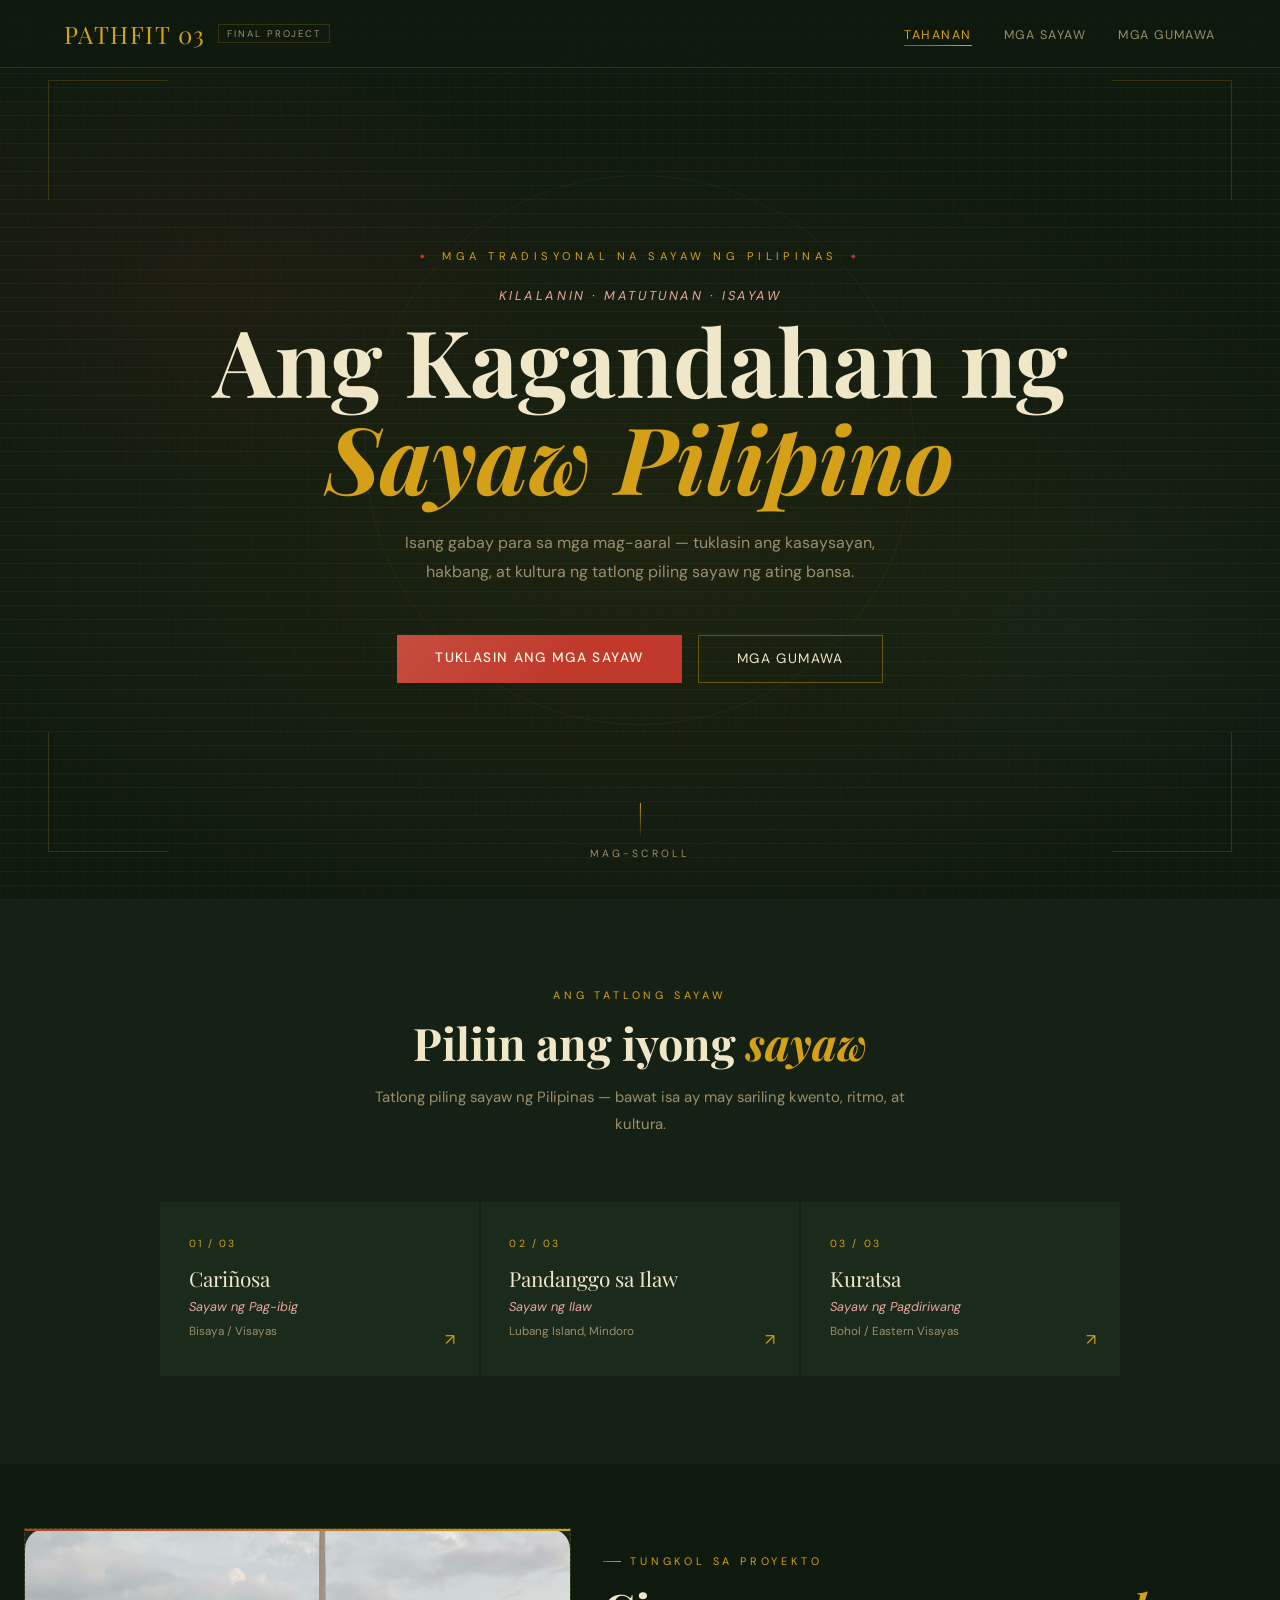
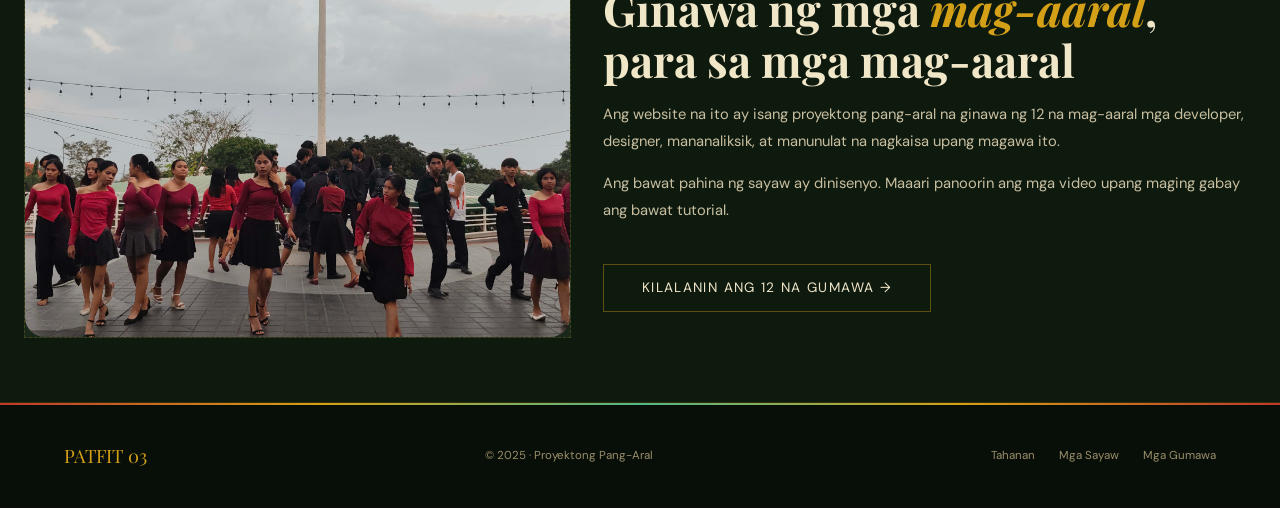
<file: index.html>
<!DOCTYPE html>
<html lang="fil">
<head>
  <meta charset="UTF-8">
  <meta name="viewport" content="width=device-width, initial-scale=1.0">
  <title>PATHFIT3 FINALPROJ</title>
  <link href="https://fonts.googleapis.com/css2?family=Playfair+Display:ital,wght@0,400;0,700;1,400&family=DM+Sans:wght@300;400;500;600&display=swap" rel="stylesheet">
  <link rel="stylesheet" href="CSS/style.css">
</head>
<body>
<nav id="navbar">
  <a href="index.html" class="logo">PATHFIT 03<span class="logo-tag">FINAL Project</span></a>
  <button class="hamburger" id="hamburger"><span></span><span></span><span></span></button>
  <ul id="navLinks">
    <li><a href="index.html" class="active">Tahanan</a></li>
    <li><a href="Dances.html">Mga Sayaw</a></li>
    <li><a href="credits.html">Mga Gumawa</a></li>
  </ul>
</nav>

<section id="home-hero">
  <div class="hero-bg-layer"></div>
  <div class="hero-weave"></div>
  <div class="hero-corner tl"></div>
  <div class="hero-corner tr"></div>
  <div class="hero-corner bl"></div>
  <div class="hero-corner br"></div>
  <div class="hero-ring ring-1"></div>
  <div class="hero-ring ring-2"></div>

  <p class="hero-tag">Mga Tradisyonal na Sayaw ng Pilipinas</p>
  <div class="hero-subtitle-ph">Kilalanin · Matutunan · Isayaw</div>
  <h1>Ang Kagandahan ng<br><em>Sayaw Pilipino</em></h1>
  <p class="hero-sub">Isang gabay para sa mga mag-aaral — tuklasin ang kasaysayan, hakbang, at kultura ng tatlong piling sayaw ng ating bansa.</p>
  <div class="hero-btns">
    <a href="Dances.html" class="btn-primary">Tuklasin ang mga Sayaw</a>
    <a href="credits.html" class="btn-outline">Mga Gumawa</a>
  </div>
  <div class="hero-scroll"><div class="scroll-line"></div><span>Mag-scroll</span></div>
</section>

<section style="background:var(--surface);" class="weave-bg">
  <div class="section-header">
    <span class="section-label">Ang Tatlong Sayaw</span>
    <h2>Piliin ang iyong <em>sayaw</em></h2>
    <p class="section-sub">Tatlong piling sayaw ng Pilipinas — bawat isa ay may sariling kwento, ritmo, at kultura.</p>
  </div>
  <div class="quick-dances">
    <a class="quick-card" href="Dances/Carinosa.html">
      <div class="quick-card-num">01 / 03</div>
      <div class="quick-card-name">Cariñosa</div>
      <div class="quick-card-ph">Sayaw ng Pag-ibig</div>
      <div class="quick-card-tag">Bisaya / Visayas</div>
      <div class="quick-card-arrow">↗</div>
    </a>
    <a class="quick-card" href="Dances/Pandanggo.html">
      <div class="quick-card-num">02 / 03</div>
      <div class="quick-card-name">Pandanggo sa Ilaw</div>
      <div class="quick-card-ph">Sayaw ng Ilaw</div>
      <div class="quick-card-tag">Lubang Island, Mindoro</div>
      <div class="quick-card-arrow">↗</div>
    </a>
    <a class="quick-card" href="Dances/Kuratsa.html">
      <div class="quick-card-num">03 / 03</div>
      <div class="quick-card-name">Kuratsa</div>
      <div class="quick-card-ph">Sayaw ng Pagdiriwang</div>
      <div class="quick-card-tag">Bohol / Eastern Visayas</div>
      <div class="quick-card-arrow">↗</div>
    </a>
  </div>
</section>

<section class="home-about" style="background:var(--bg); display: flex; flex-wrap: wrap; gap: 2rem; align-items: center; padding: 4rem 1.5rem;">
  <div class="about-img-placeholder" style="flex: 1; min-width: 250px;">
    <img src="assets/Source.jpg" alt="Creator" class="about-img" style="width: 100%; height: auto; border-radius: 20px; box-shadow: 0 10px 25px -5px rgba(0,0,0,0.2);">
  </div>
  <div style="flex: 1.2; min-width: 250px;">
    <span class="section-label">Tungkol sa Proyekto</span>
    <h2>Ginawa ng mga <em>mag-aaral</em>,<br>para sa mga mag-aaral</h2>
    <p class="about-text">Ang website na ito ay isang proyektong pang-aral na ginawa ng 12 na mag-aaral mga developer, designer, mananaliksik, at manunulat na nagkaisa upang magawa ito.</p>
    <p class="about-text">Ang bawat pahina ng sayaw ay dinisenyo. Maaari panoorin ang mga video upang maging gabay ang bawat tutorial.</p>
    <a href="credits.html" class="btn-outline" style="margin-top:1.5rem; display: inline-block;">Kilalanin ang 12 na Gumawa →</a>
  </div>
</section>

<footer>
  <div class="footer-logo">PATFIT 03</div>
  <div class="footer-copy">© 2025 · Proyektong Pang-Aral</div>
  <div class="footer-links">
    <a href="index.html">Tahanan</a>
    <a href="Dances.html">Mga Sayaw</a>
    <a href="credits.html">Mga Gumawa</a>
  </div>
</footer>
<div class="toast" id="toast"></div>
<script src="JS/Script.js"></script>
</body>
</html>
</file>
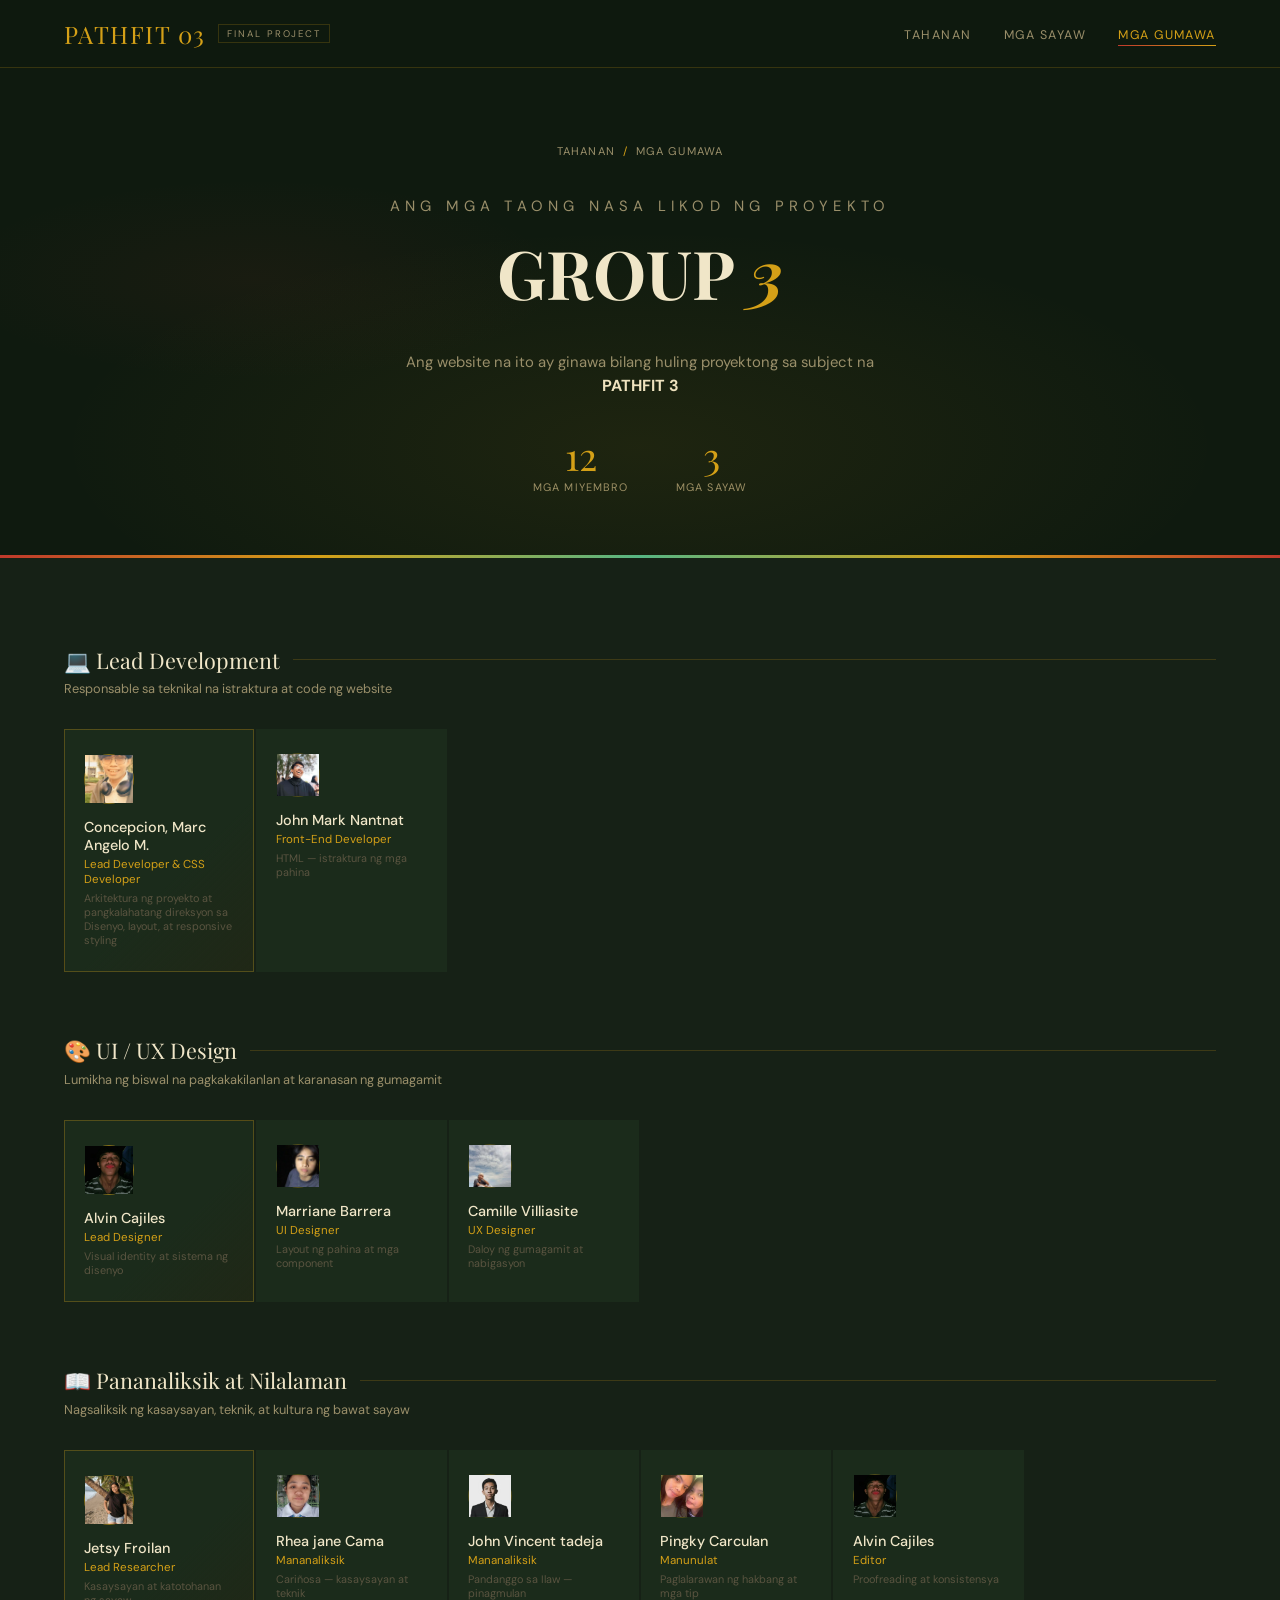
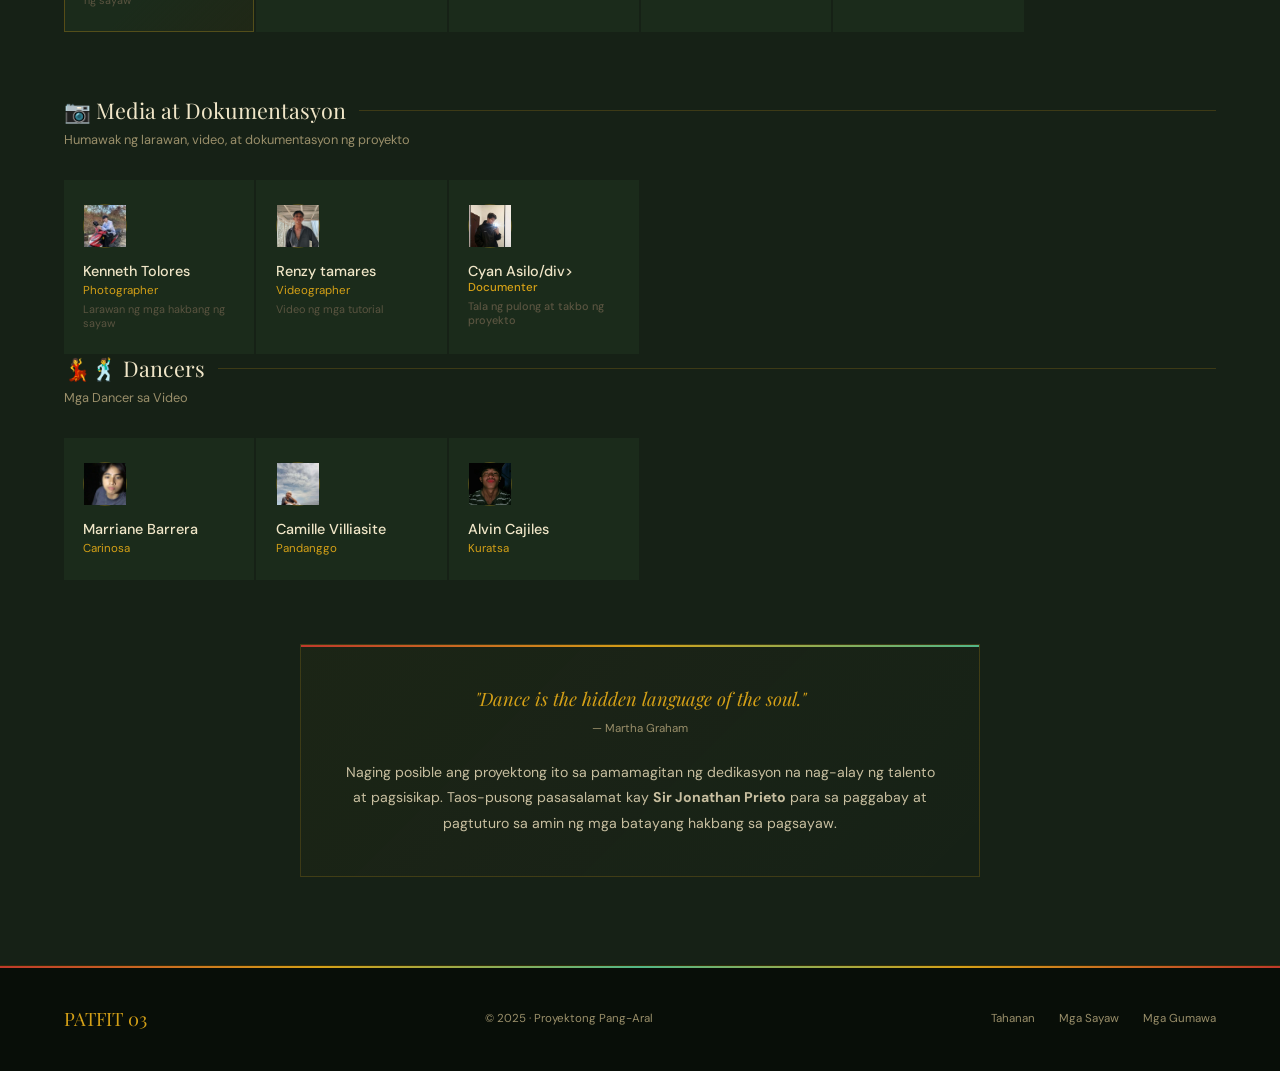
<file: credits.html>
<!DOCTYPE html>
<html lang="fil">
<head>
  <meta charset="UTF-8">
  <meta name="viewport" content="width=device-width, initial-scale=1.0">
  <title>Mga Gumawa — Proyekto</title>
  <link href="https://fonts.googleapis.com/css2?family=Playfair+Display:ital,wght@0,400;0,700;1,400&family=DM+Sans:wght@300;400;500;600&display=swap" rel="stylesheet">
  <link rel="stylesheet" href="CSS/style.css">
</head>
<body>
<nav id="navbar">
  <a href="index.html" class="logo">PATHFIT 03<span class="logo-tag">FINAL Project</span></a>
  <button class="hamburger" id="hamburger"><span></span><span></span><span></span></button>
  <ul id="navLinks">
    <li><a href="index.html">Tahanan</a></li>
    <li><a href="Dances.html">Mga Sayaw</a></li>
    <li><a href="credits.html" class="active">Mga Gumawa</a></li>
  </ul>
</nav>

<div class="page-hero">
  <div class="page-hero-bg"></div>
  <div class="breadcrumb"><a href="index.html">Tahanan</a><span class="sep">/</span><span>Mga Gumawa</span></div>
  <p class="page-hero-label">Ang mga Taong Nasa Likod ng Proyekto</p>
  <h1>GROUP <em>3</em></h1>
  <p>Ang website na ito ay ginawa bilang huling proyektong sa subject na</p>
  <h4>PATHFIT 3</h4>

  <div class="credits-hero-stats">
    <div class="credits-stat"><div class="credits-stat-num">12</div><div class="credits-stat-label">Mga Miyembro</div></div>
    <div class="credits-stat"><div class="credits-stat-num">3</div><div class="credits-stat-label">Mga Sayaw</div></div>
   
  </div>
</div>

<section style="background:var(--surface);" class="weave-bg">
  <div class="role-group">
    <div class="role-header">
      <div class="role-title">💻 Lead Development</div>
      <div class="role-subtitle">Responsable sa teknikal na istraktura at code ng website</div>
    </div>
    <div class="credits-grid">
      <div class="credit-card lead">
        <div class="credit-avatar"><img src="assets/pfp2.jpg" alt="Avatar" style="width:100%;height:100%;object-fit:cover;"></div>
        <div class="credit-name">Concepcion, Marc Angelo M.</div>
        <div class="credit-role">Lead Developer & CSS Developer</div>
        <div class="credit-detail">Arkitektura ng proyekto at pangkalahatang direksyon sa Disenyo, layout, at responsive styling</div>
      </div>
      <div class="credit-card">
         <div class="credit-avatar"><img src="assets/pfp1.jpg" alt="Avatar" style="width:100%;height:100%;object-fit:cover;"></div>
        <div class="credit-name">John Mark Nantnat</div>
        <div class="credit-role">Front-End Developer</div>
        <div class="credit-detail">HTML — istraktura ng mga pahina</div>
      </div>
    </div>
  </div>
  <div class="role-group">
    <div class="role-header">
      <div class="role-title">🎨 UI / UX Design</div>
      <div class="role-subtitle">Lumikha ng biswal na pagkakakilanlan at karanasan ng gumagamit</div>
    </div>
    <div class="credits-grid">
      <div class="credit-card lead">
        <div class="credit-avatar"><img src="assets/pfp3.jpg" alt="Avatar" style="width:100%;height:100%;object-fit:cover;"></div>
        <div class="credit-name">Alvin Cajiles</div>
        <div class="credit-role">Lead Designer</div>
        <div class="credit-detail">Visual identity at sistema ng disenyo</div>
      </div>
      <div class="credit-card">
        <div class="credit-avatar"><img src="assets/pfp4.jpg" alt="Avatar" style="width:100%;height:100%;object-fit:cover;"></div>
        <div class="credit-name">Marriane Barrera</div>
        <div class="credit-role">UI Designer</div>
        <div class="credit-detail">Layout ng pahina at mga component</div>
      </div>
      <div class="credit-card">
        <div class="credit-avatar"><img src="assets/pfp9.jpg" alt="Avatar" style="width:100%;height:100%;object-fit:cover;"></div>
        <div class="credit-name">Camille Villiasite</div>
        <div class="credit-role">UX Designer</div>
        <div class="credit-detail">Daloy ng gumagamit at nabigasyon</div>
      </div>
    </div>
  </div>
  <div class="role-group">
    <div class="role-header">
      <div class="role-title">📖 Pananaliksik at Nilalaman</div>
      <div class="role-subtitle">Nagsaliksik ng kasaysayan, teknik, at kultura ng bawat sayaw</div>
    </div>
    <div class="credits-grid">
      <div class="credit-card lead">
        <div class="credit-avatar"><img src="assets/pfp7.jpg" alt="Avatar" style="width:100%;height:100%;object-fit:cover;"></div>
        <div class="credit-name">Jetsy Froilan</div>
        <div class="credit-role">Lead Researcher</div>
        <div class="credit-detail">Kasaysayan at katotohanan ng sayaw</div>
      </div>
      <div class="credit-card">
        <div class="credit-avatar"><img src="assets/pfp8.jpg" alt="Avatar" style="width:100%;height:100%;object-fit:cover;"></div>
        <div class="credit-name">Rhea jane Cama</div>
        <div class="credit-role">Mananaliksik</div>
        <div class="credit-detail">Cariñosa — kasaysayan at teknik</div>
      </div>
      <div class="credit-card">
        <div class="credit-avatar"><img src="assets/pfp5.jpg" alt="Avatar" style="width:100%;height:100%;object-fit:cover;"></div>
        <div class="credit-name">John Vincent tadeja</div>
        <div class="credit-role">Mananaliksik</div>
        <div class="credit-detail">Pandanggo sa Ilaw — pinagmulan</div>
      </div>
      <div class="credit-card">
        <div class="credit-avatar"><img src="assets/pfp10.jpg" alt="Avatar" style="width:100%;height:100%;object-fit:cover;"></div>
        <div class="credit-name">Pingky Carculan</div>
        <div class="credit-role">Manunulat</div>
        <div class="credit-detail">Paglalarawan ng hakbang at mga tip</div>
      </div>
      <div class="credit-card">
        <div class="credit-avatar"><img src="assets/pfp3.jpg" alt="Avatar" style="width:100%;height:100%;object-fit:cover;"></div>
        <div class="credit-name">Alvin Cajiles</div>
        <div class="credit-role">Editor</div>
        <div class="credit-detail">Proofreading at konsistensya</div>
      </div>
    </div>
  </div>
  <div class="role-group">
    <div class="role-header">
      <div class="role-title">📷 Media at Dokumentasyon</div>
      <div class="role-subtitle">Humawak ng larawan, video, at dokumentasyon ng proyekto</div>
    </div>
    <div class="credits-grid">
      <div class="credit-card">
        <div class="credit-avatar"><img src="assets/pfp12.jpg" alt="Avatar" style="width:100%;height:100%;object-fit:cover;"></div>
        <div class="credit-name">Kenneth Tolores</div>
        <div class="credit-role">Photographer</div>
        <div class="credit-detail">Larawan ng mga hakbang ng sayaw</div>
      </div>
      <div class="credit-card">
        <div class="credit-avatar"><img src="assets/pfp6.jpg" alt="Avatar" style="width:100%;height:100%;object-fit:cover;"></div>
        <div class="credit-name">Renzy tamares</div>
        <div class="credit-role">Videographer</div>
        <div class="credit-detail">Video ng mga tutorial</div>
      </div>
      <div class="credit-card">
        <div class="credit-avatar"><img src="assets/pfp11.jpg" alt="Avatar" style="width:100%;height:100%;object-fit:cover;"></div>
        <div class="credit-name">Cyan Asilo/div>
        <div class="credit-role">Documenter</div>
        <div class="credit-detail">Tala ng pulong at takbo ng proyekto</div>
      </div>
    </div>
  </div>
 <div class="role-group">
    <div class="role-header">
      <div class="role-title">💃🕺 Dancers</div>
      <div class="role-subtitle">Mga Dancer sa Video</div>
    </div>
    <div class="credits-grid">
      <div class="credit-card">
        <div class="credit-avatar"><img src="assets/pfp4.jpg" alt="Avatar" style="width:100%;height:100%;object-fit:cover;"></div>
        <div class="credit-name">Marriane Barrera</div>
        <div class="credit-role">Carinosa</div>
      </div>
      <div class="credit-card">
        <div class="credit-avatar"><img src="assets/pfp9.jpg" alt="Avatar" style="width:100%;height:100%;object-fit:cover;"></div>
        <div class="credit-name">Camille Villiasite</div>
        <div class="credit-role">Pandanggo</div>
      </div>
      <div class="credit-card">
        <div class="credit-avatar"><img src="assets/pfp3.jpg" alt="Avatar" style="width:100%;height:100%;object-fit:cover;"></div>
        <div class="credit-name">Alvin Cajiles</div>
        <div class="credit-role">Kuratsa</div>
      </div>
    </div>
  </div>

  <div class="acknowledgement">
<div class="acknowledgement-quote">"Dance is the hidden language of the soul."</div>
<div class="acknowledgement-attr">— Martha Graham</div>
    <div class="acknowledgement-body">
    Naging posible ang proyektong ito sa pamamagitan ng dedikasyon na nag-alay ng talento at pagsisikap. Taos-pusong pasasalamat kay <strong>Sir Jonathan Prieto</strong> para sa paggabay at pagtuturo sa amin ng mga batayang hakbang sa pagsayaw.
</section>

<footer>
 <div class="footer-logo">PATFIT 03</div>
  <div class="footer-copy">© 2025 · Proyektong Pang-Aral</div>
  <div class="footer-links">
    <a href="index.html">Tahanan</a>
    <a href="Dances.html">Mga Sayaw</a>
    <a href="credits.html">Mga Gumawa</a>
  </div>
</footer>
<div class="toast" id="toast"></div>
<script src="JS/Script.js"></script>
</body>
</html>
</file>
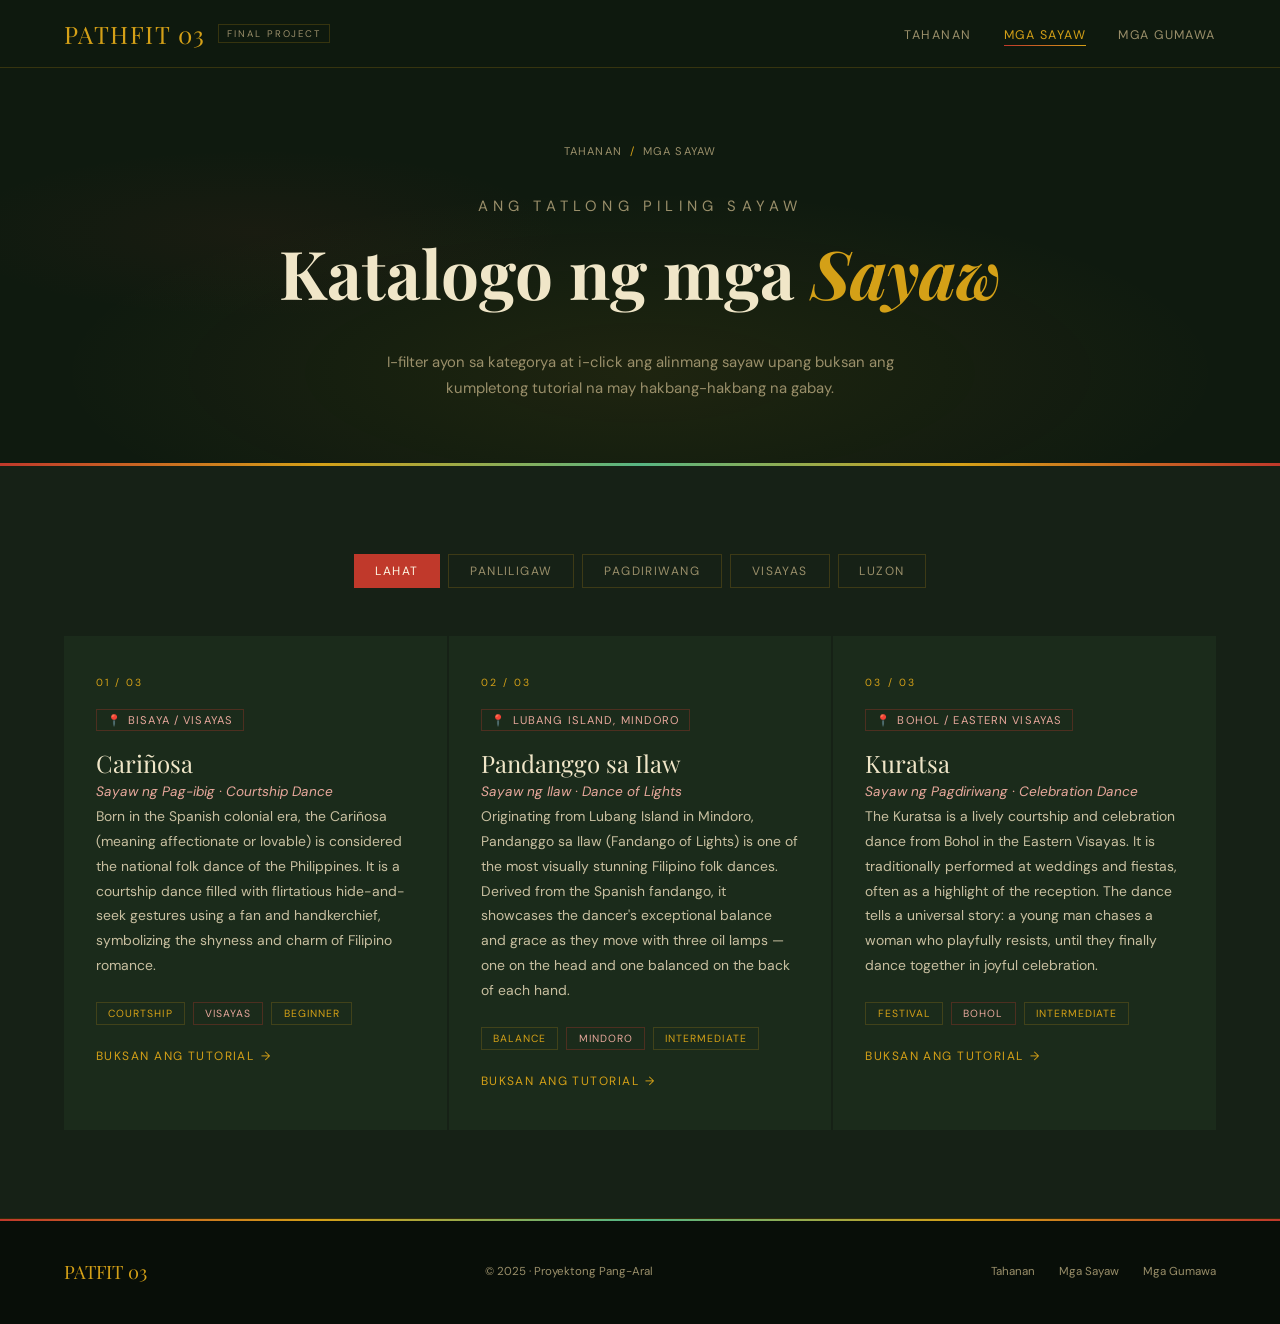
<file: Dances.html>
<!DOCTYPE html>
<html lang="fil">
<head>
  <meta charset="UTF-8">
  <meta name="viewport" content="width=device-width, initial-scale=1.0">
  <title>Mga Sayaw — Sayaw</title>
  <link href="https://fonts.googleapis.com/css2?family=Playfair+Display:ital,wght@0,400;0,700;1,400&family=DM+Sans:wght@300;400;500;600&display=swap" rel="stylesheet">
  <link rel="stylesheet" href="CSS/style.css">
</head>
<body>
<nav id="navbar">
  <a href="index.html" class="logo">PATHFIT 03 <span class="logo-tag">Final Project</span></a>
  <button class="hamburger" id="hamburger"><span></span><span></span><span></span></button>
  <ul id="navLinks">
    <li><a href="index.html">Tahanan</a></li>
    <li><a href="Dances.html" class="active">Mga Sayaw</a></li>
    <li><a href="credits.html">Mga Gumawa</a></li>
  </ul>
</nav>

<div class="page-hero">
  <div class="page-hero-bg"></div>
  <div class="breadcrumb"><a href="index.html">Tahanan</a><span class="sep">/</span><span>Mga Sayaw</span></div>
  <p class="page-hero-label">Ang Tatlong Piling Sayaw</p>
  <h1>Katalogo ng mga <em>Sayaw</em></h1>
  <p>I-filter ayon sa kategorya at i-click ang alinmang sayaw upang buksan ang kumpletong tutorial na may hakbang-hakbang na gabay.</p>
</div>

<section style="background:var(--surface);" class="weave-bg">
  <div class="dance-tabs">
    <button class="tab-btn active" data-filter="all">Lahat</button>
    <button class="tab-btn" data-filter="courtship">Panliligaw</button>
    <button class="tab-btn" data-filter="festival">Pagdiriwang</button>
    <button class="tab-btn" data-filter="visayas">Visayas</button>
    <button class="tab-btn" data-filter="luzon">Luzon</button>
  </div>
  <div class="dance-cards">
    <a class="dance-card" href="Dances/Carinosa.html" data-category="courtship pangkasal visayas">
      <div class="dance-number">01 / 03</div>
      <div class="province-badge">Bisaya / Visayas</div>
      <div class="dance-name">Cariñosa</div>
      <div class="dance-name-ph">Sayaw ng Pag-ibig · Courtship Dance</div>
      <div class="dance-desc">Born in the Spanish colonial era, the Cariñosa (meaning affectionate or lovable) is considered the national folk dance of the Philippines. It is a courtship dance filled with flirtatious hide-and-seek gestures using a fan and handkerchief, symbolizing the shyness and charm of Filipino romance.</div>
      <div class="dance-tags"><span class="tag gold">Courtship</span><span class="tag red">Visayas</span><span class="tag gold">Beginner</span></div>
      <div class="dance-link">Buksan ang Tutorial</div>
    </a>
    <a class="dance-card" href="Dances/Pandanggo.html" data-category="festival luzon">
      <div class="dance-number">02 / 03</div>
      <div class="province-badge">Lubang Island, Mindoro</div>
      <div class="dance-name">Pandanggo sa Ilaw</div>
      <div class="dance-name-ph">Sayaw ng Ilaw · Dance of Lights</div>
      <div class="dance-desc">Originating from Lubang Island in Mindoro, Pandanggo sa Ilaw (Fandango of Lights) is one of the most visually stunning Filipino folk dances. Derived from the Spanish fandango, it showcases the dancer's exceptional balance and grace as they move with three oil lamps — one on the head and one balanced on the back of each hand.</div>
      <div class="dance-tags"><span class="tag gold">Balance</span><span class="tag red">Mindoro</span><span class="tag gold">Intermediate</span></div>
      <div class="dance-link">Buksan ang Tutorial</div>
    </a>
    <a class="dance-card" href="Dances/Kuratsa.html" data-category="festival courtship visayas">
      <div class="dance-number">03 / 03</div>
      <div class="province-badge">Bohol / Eastern Visayas</div>
      <div class="dance-name">Kuratsa</div>
      <div class="dance-name-ph">Sayaw ng Pagdiriwang · Celebration Dance</div>
      <div class="dance-desc">The Kuratsa is a lively courtship and celebration dance from Bohol in the Eastern Visayas. It is traditionally performed at weddings and fiestas, often as a highlight of the reception. The dance tells a universal story: a young man chases a woman who playfully resists, until they finally dance together in joyful celebration.</div>
      <div class="dance-tags"><span class="tag gold">Festival</span><span class="tag red">Bohol</span><span class="tag gold">Intermediate</span></div>
      <div class="dance-link">Buksan ang Tutorial</div>
    </a>
  </div>
</section>

<footer>
  <div class="footer-logo">PATFIT 03</div>
  <div class="footer-copy">© 2025 · Proyektong Pang-Aral</div>
  <div class="footer-links">
    <a href="index.html">Tahanan</a>
    <a href="Dances.html">Mga Sayaw</a>
    <a href="credits.html">Mga Gumawa</a>
  </div>
</footer>
<div class="toast" id="toast"></div>
<script src="JS/Script.js"></script>


<script>
  function initDanceTabs() {
    const tabs = document.querySelectorAll('.tab-btn');
    const cards = document.querySelectorAll('.dance-card');

    if (!tabs.length) return;

    tabs.forEach(btn => {
      btn.addEventListener('click', function () {

        tabs.forEach(b => b.classList.remove('active'));
        this.classList.add('active');

        const filter = this.dataset.filter;

        cards.forEach(card => {
          const cardCategory = card.dataset.category || '';

          if (filter === 'all') {
            card.style.display = '';        
          } else if (cardCategory.includes(filter)) {
            card.style.display = '';
          } else {
            card.style.display = 'none';
          }
        });
      });
    });
  }

  if (document.readyState === 'loading') {
    document.addEventListener('DOMContentLoaded', initDanceTabs);
  } else {
    initDanceTabs();
  }
</script>
</body>
</html>
</file>
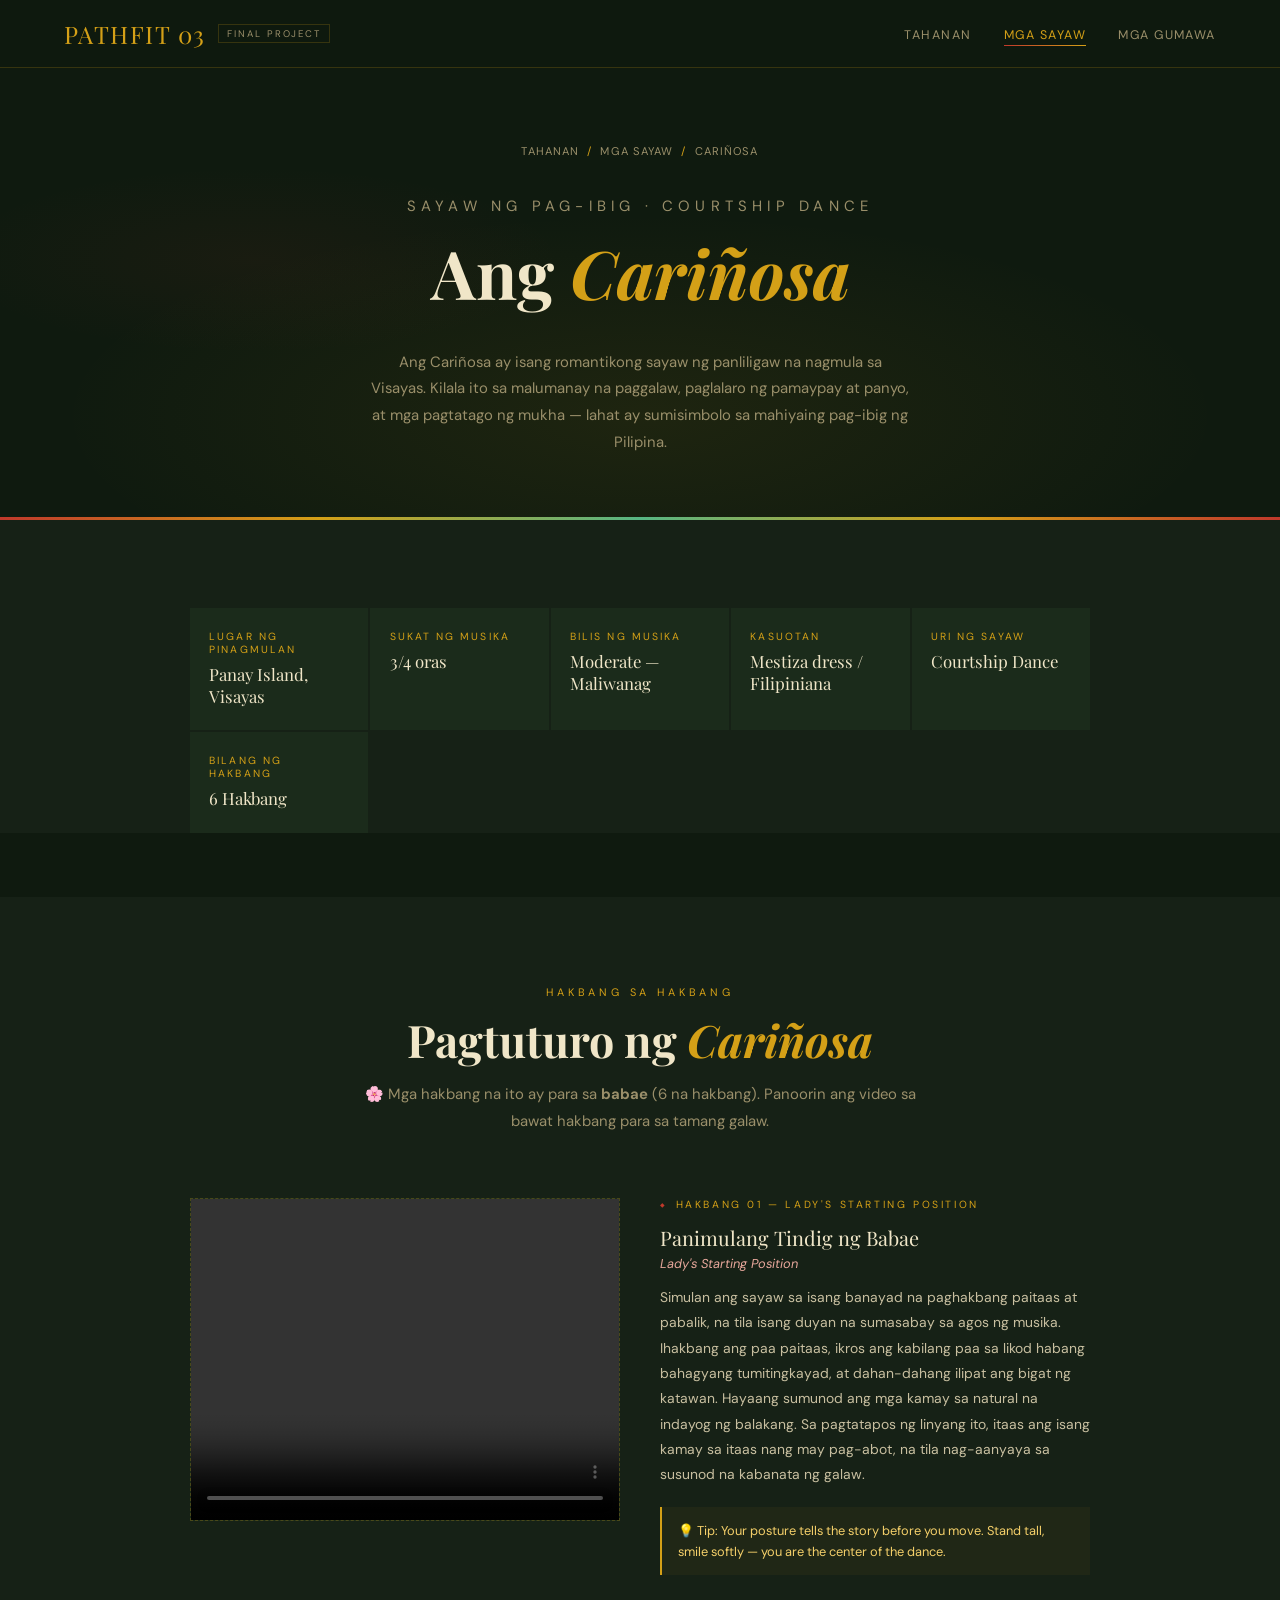
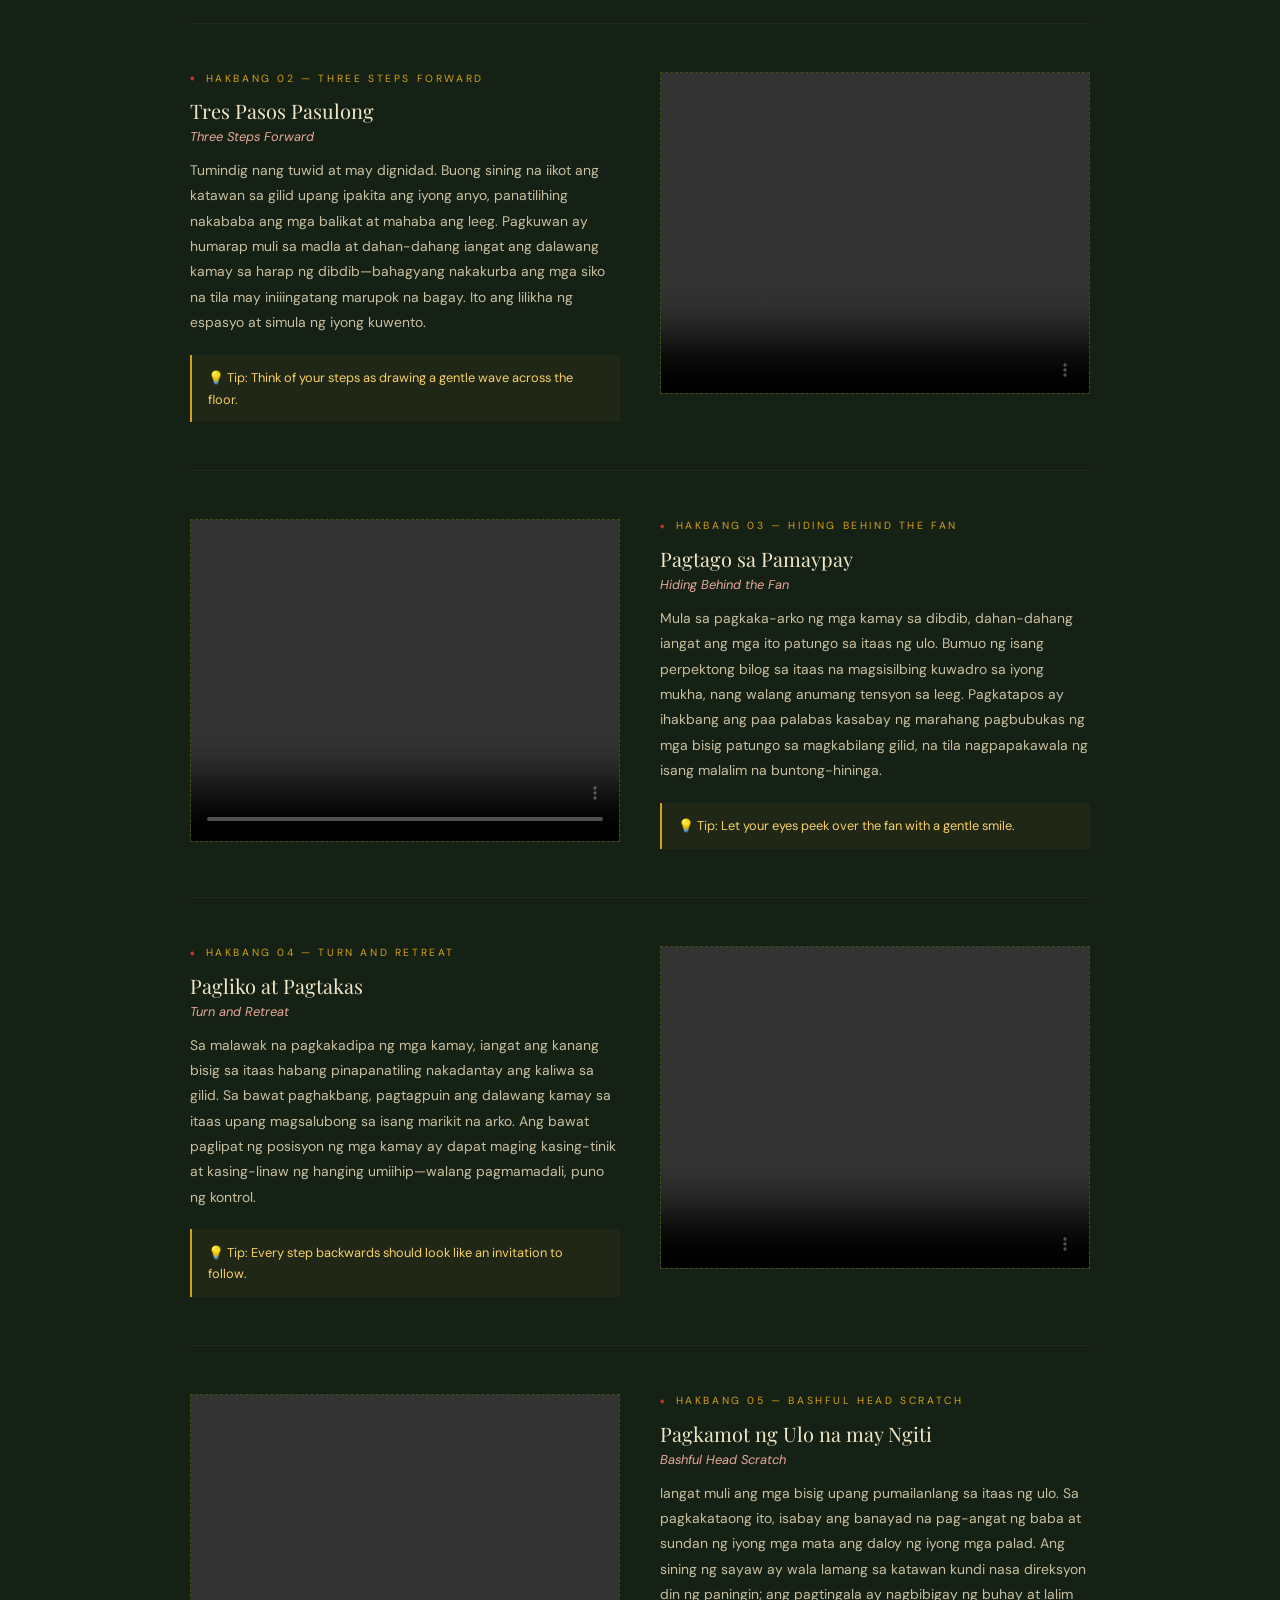
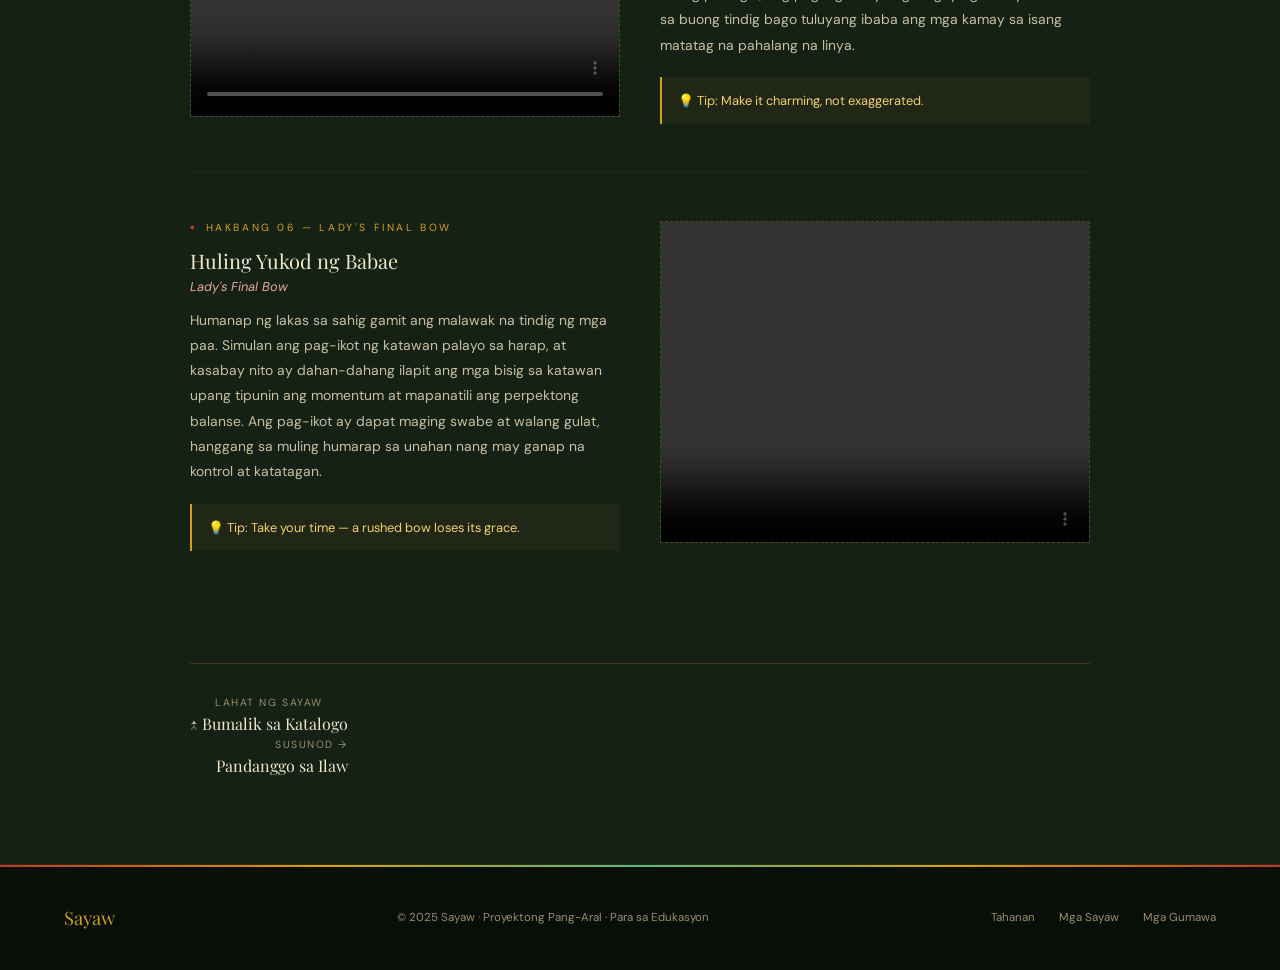
<file: Dances/Carinosa.html>
<!DOCTYPE html>
<html lang="fil">
<head>
  <meta charset="UTF-8">
  <meta name="viewport" content="width=device-width, initial-scale=1.0">
  <title>Cariñosa — Sayaw</title>
  <link href="https://fonts.googleapis.com/css2?family=Playfair+Display:ital,wght@0,400;0,700;1,400&family=DM+Sans:wght@300;400;500;600&display=swap" rel="stylesheet">
  <link rel="stylesheet" href="../CSS/style.css">
</head>
<body>
<nav id="navbar">
  <a href="../index.html" class="logo">PATHFIT 03<span class="logo-tag">Final Project</span></a>
  <button class="hamburger" id="hamburger"><span></span><span></span><span></span></button>
  <ul id="navLinks">
    <li><a href="../index.html">Tahanan</a></li>
    <li><a href="../Dances.html" class="active">Mga Sayaw</a></li>
    <li><a href="../credits.html">Mga Gumawa</a></li>
  </ul>
</nav>

<div class="page-hero">
  <div class="page-hero-bg"></div>
  <div class="breadcrumb">
    <a href="../index.html">Tahanan</a><span class="sep">/</span>
    <a href="../Dances.html">Mga Sayaw</a><span class="sep">/</span>
    <span>Cariñosa</span>
  </div>
  <p class="page-hero-label">Sayaw ng Pag-ibig · Courtship Dance</p>
  <h1>Ang <em>Cariñosa</em></h1>
  <p>Ang Cariñosa ay isang romantikong sayaw ng panliligaw na nagmula sa Visayas. Kilala ito sa malumanay na paggalaw, paglalaro ng pamaypay at panyo, at mga pagtatago ng mukha — lahat ay sumisimbolo sa mahiyaing pag-ibig ng Pilipina.</p>
</div>

<section style="background:var(--surface); padding-bottom:0;">
  
  <div class="dance-info-grid">
    <div class="info-box"><div class="info-box-label">Lugar ng Pinagmulan</div><div class="info-box-value">Panay Island, Visayas</div></div>
    <div class="info-box"><div class="info-box-label">Sukat ng Musika</div><div class="info-box-value">3/4 oras</div></div>
    <div class="info-box"><div class="info-box-label">Bilis ng Musika</div><div class="info-box-value">Moderate — Maliwanag</div></div>
    <div class="info-box"><div class="info-box-label">Kasuotan</div><div class="info-box-value">Mestiza dress / Filipiniana</div></div>
    <div class="info-box"><div class="info-box-label">Uri ng Sayaw</div><div class="info-box-value">Courtship Dance</div></div>
    <div class="info-box"><div class="info-box-label">Bilang ng Hakbang</div><div class="info-box-value">6 Hakbang</div></div>
  </div>
</section>

<section style="background:var(--surface);" class="weave-bg-fine">
  <div class="section-header">
    <span class="section-label">Hakbang sa Hakbang</span>
    <h2>Pagtuturo ng <em>Cariñosa</em></h2>
    <p class="section-sub">🌸 Mga hakbang na ito ay para sa <strong>babae</strong> (6 na hakbang). Panoorin ang video sa bawat hakbang para sa tamang galaw.</p>
  </div>
 <div class="steps-container">

  <div class="step-item">
    <div class="step-media" id="media-0">
      <video controls preload="metadata">
        <source src="../assets/Dances/Carinosa/c1.mp4" type="video/mp4">
      </video>
    </div>
    <div class="step-info">
      <div class="step-num">Hakbang 01 — Lady's Starting Position</div>
      <div class="step-title">Panimulang Tindig ng Babae</div>
      <span class="step-title-ph">Lady's Starting Position</span>
      <div class="step-desc">Simulan ang sayaw sa isang banayad na paghakbang paitaas at pabalik, na tila isang duyan na sumasabay sa agos ng musika. Ihakbang ang paa paitaas, ikros ang kabilang paa sa likod habang bahagyang tumitingkayad, at dahan-dahang ilipat ang bigat ng katawan. Hayaang sumunod ang mga kamay sa natural na indayog ng balakang. Sa pagtatapos ng linyang ito, itaas ang isang kamay sa itaas nang may pag-abot, na tila nag-aanyaya sa susunod na kabanata ng galaw.</div>
      <div class="step-tip">💡 Tip: Your posture tells the story before you move. Stand tall, smile softly — you are the center of the dance.</div>
    </div>
  </div>

  <div class="step-item reverse">
    <div class="step-media" id="media-1">
      <video controls preload="metadata">
        <source src="../assets/Dances/Carinosa/c2.mp4" type="video/mp4">
      </video>
    </div>
    <div class="step-info">
      <div class="step-num">Hakbang 02 — Three Steps Forward</div>
      <div class="step-title">Tres Pasos Pasulong</div>
      <span class="step-title-ph">Three Steps Forward</span>
      <div class="step-desc">Tumindig nang tuwid at may dignidad. Buong sining na iikot ang katawan sa gilid upang ipakita ang iyong anyo, panatilihing nakababa ang mga balikat at mahaba ang leeg. Pagkuwan ay humarap muli sa madla at dahan-dahang iangat ang dalawang kamay sa harap ng dibdib—bahagyang nakakurba ang mga siko na tila may iniiingatang marupok na bagay. Ito ang lilikha ng espasyo at simula ng iyong kuwento.</div>
      <div class="step-tip">💡 Tip: Think of your steps as drawing a gentle wave across the floor.</div>
    </div>
  </div>

  <div class="step-item">
    <div class="step-media" id="media-2">
      <video controls preload="metadata">
        <source src="../assets/Dances/Carinosa/c3.mp4" type="video/mp4">
      </video>
    </div>
    <div class="step-info">
      <div class="step-num">Hakbang 03 — Hiding Behind the Fan</div>
      <div class="step-title">Pagtago sa Pamaypay</div>
      <span class="step-title-ph">Hiding Behind the Fan</span>
      <div class="step-desc">Mula sa pagkaka-arko ng mga kamay sa dibdib, dahan-dahang iangat ang mga ito patungo sa itaas ng ulo. Bumuo ng isang perpektong bilog sa itaas na magsisilbing kuwadro sa iyong mukha, nang walang anumang tensyon sa leeg. Pagkatapos ay ihakbang ang paa palabas kasabay ng marahang pagbubukas ng mga bisig patungo sa magkabilang gilid, na tila nagpapakawala ng isang malalim na buntong-hininga.</div>
      <div class="step-tip">💡 Tip: Let your eyes peek over the fan with a gentle smile.</div>
    </div>
  </div>

  <div class="step-item reverse">
    <div class="step-media" id="media-3">
      <video controls preload="metadata">
        <source src="../assets/Dances/Carinosa/c4.mp4" type="video/mp4">
      </video>
    </div>
    <div class="step-info">
      <div class="step-num">Hakbang 04 — Turn and Retreat</div>
      <div class="step-title">Pagliko at Pagtakas</div>
      <span class="step-title-ph">Turn and Retreat</span>
      <div class="step-desc">Sa malawak na pagkakadipa ng mga kamay, iangat ang kanang bisig sa itaas habang pinapanatiling nakadantay ang kaliwa sa gilid. Sa bawat paghakbang, pagtagpuin ang dalawang kamay sa itaas upang magsalubong sa isang marikit na arko. Ang bawat paglipat ng posisyon ng mga kamay ay dapat maging kasing-tinik at kasing-linaw ng hanging umiihip—walang pagmamadali, puno ng kontrol.</div>
      <div class="step-tip">💡 Tip: Every step backwards should look like an invitation to follow.</div>
    </div>
  </div>

  <div class="step-item">
    <div class="step-media" id="media-4">
      <video controls preload="metadata">
        <source src="../assets/Dances/Carinosa/c5.mp4" type="video/mp4">
      </video>
    </div>
    <div class="step-info">
      <div class="step-num">Hakbang 05 — Bashful Head Scratch</div>
      <div class="step-title">Pagkamot ng Ulo na may Ngiti</div>
      <span class="step-title-ph">Bashful Head Scratch</span>
      <div class="step-desc">Iangat muli ang mga bisig upang pumailanlang sa itaas ng ulo. Sa pagkakataong ito, isabay ang banayad na pag-angat ng baba at sundan ng iyong mga mata ang daloy ng iyong mga palad. Ang sining ng sayaw ay wala lamang sa katawan kundi nasa direksyon din ng paningin; ang pagtingala ay nagbibigay ng buhay at lalim sa buong tindig bago tuluyang ibaba ang mga kamay sa isang matatag na pahalang na linya.</div>
      <div class="step-tip">💡 Tip: Make it charming, not exaggerated.</div>
    </div>
  </div>

  <div class="step-item reverse">
    <div class="step-media" id="media-5">
      <video controls preload="metadata">
        <source src="../assets/Dances/Carinosa/c6.mp4" type="video/mp4">
      </video>
    </div>
    <div class="step-info">
      <div class="step-num">Hakbang 06 — Lady's Final Bow</div>
      <div class="step-title">Huling Yukod ng Babae</div>
      <span class="step-title-ph">Lady's Final Bow</span>
      <div class="step-desc">Humanap ng lakas sa sahig gamit ang malawak na tindig ng mga paa. Simulan ang pag-ikot ng katawan palayo sa harap, at kasabay nito ay dahan-dahang ilapit ang mga bisig sa katawan upang tipunin ang momentum at mapanatili ang perpektong balanse. Ang pag-ikot ay dapat maging swabe at walang gulat, hanggang sa muling humarap sa unahan nang may ganap na kontrol at katatagan.</div>
      <div class="step-tip">💡 Tip: Take your time — a rushed bow loses its grace.</div>
    </div>
  </div>

</div>
 <div class="dance-nav">
    <div class="dance-nav-block">
    <div class="dance-nav-block dance-nav-center">
      <div class="dance-nav-label" style="text-align:center">Lahat ng Sayaw</div>
      <a href="../Dances.html"><div class="dance-nav-title" style="text-align:center">↑ Bumalik sa Katalogo</div></a>
    </div>
    <div class="dance-nav-block right">
        <div class="dance-nav-label">Susunod →</div>
        <a href="Dances/Pandanggo.html"><div class="dance-nav-title">Pandanggo sa Ilaw</div></a>
      </div>
  </div>
</section>

<footer>
  <div class="footer-logo">Sayaw</div>
  <div class="footer-copy">© 2025 Sayaw · Proyektong Pang-Aral · Para sa Edukasyon</div>
  <div class="footer-links">
    <a href="../index.html">Tahanan</a>
    <a href="../Dances.html">Mga Sayaw</a>
    <a href="../credits.html">Mga Gumawa</a>
  </div>
</footer>
<div class="toast" id="toast"></div>
<script src="../JS/Script.js"></script>
</body>
</html>
</file>
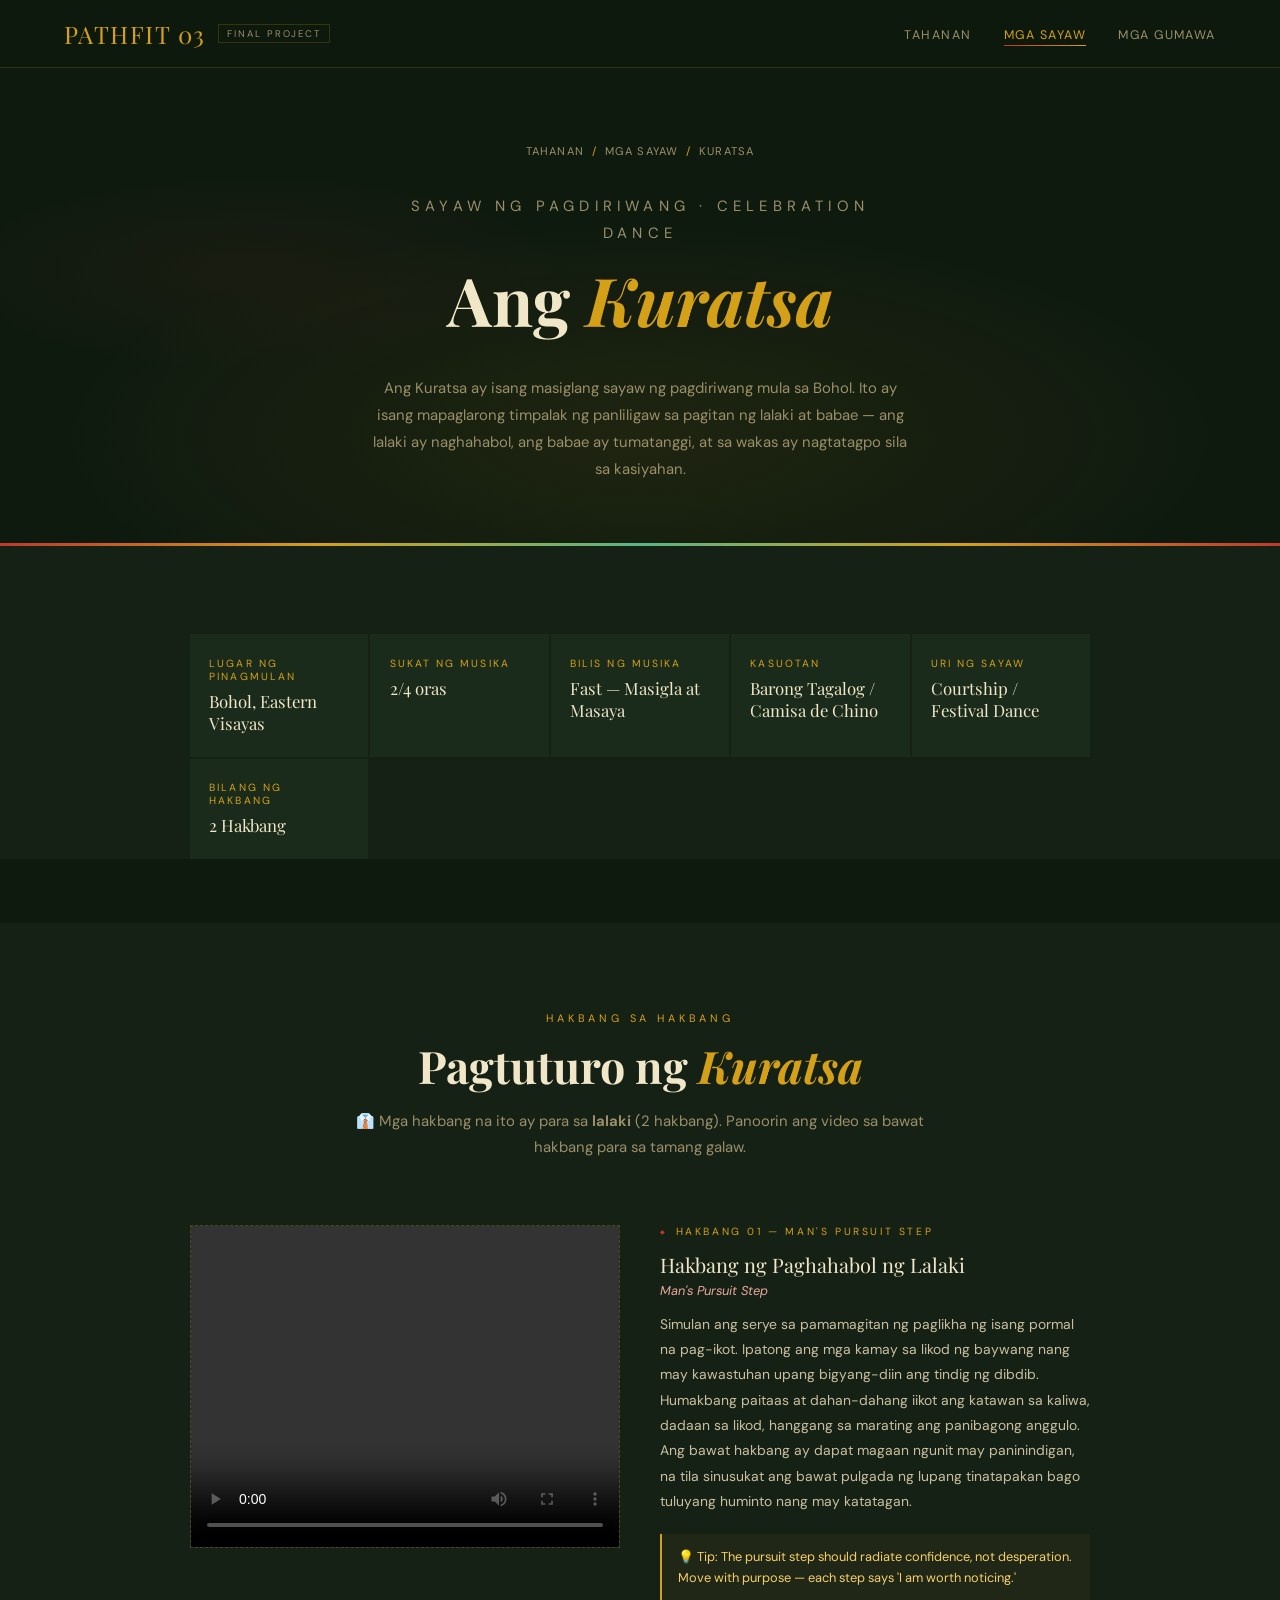
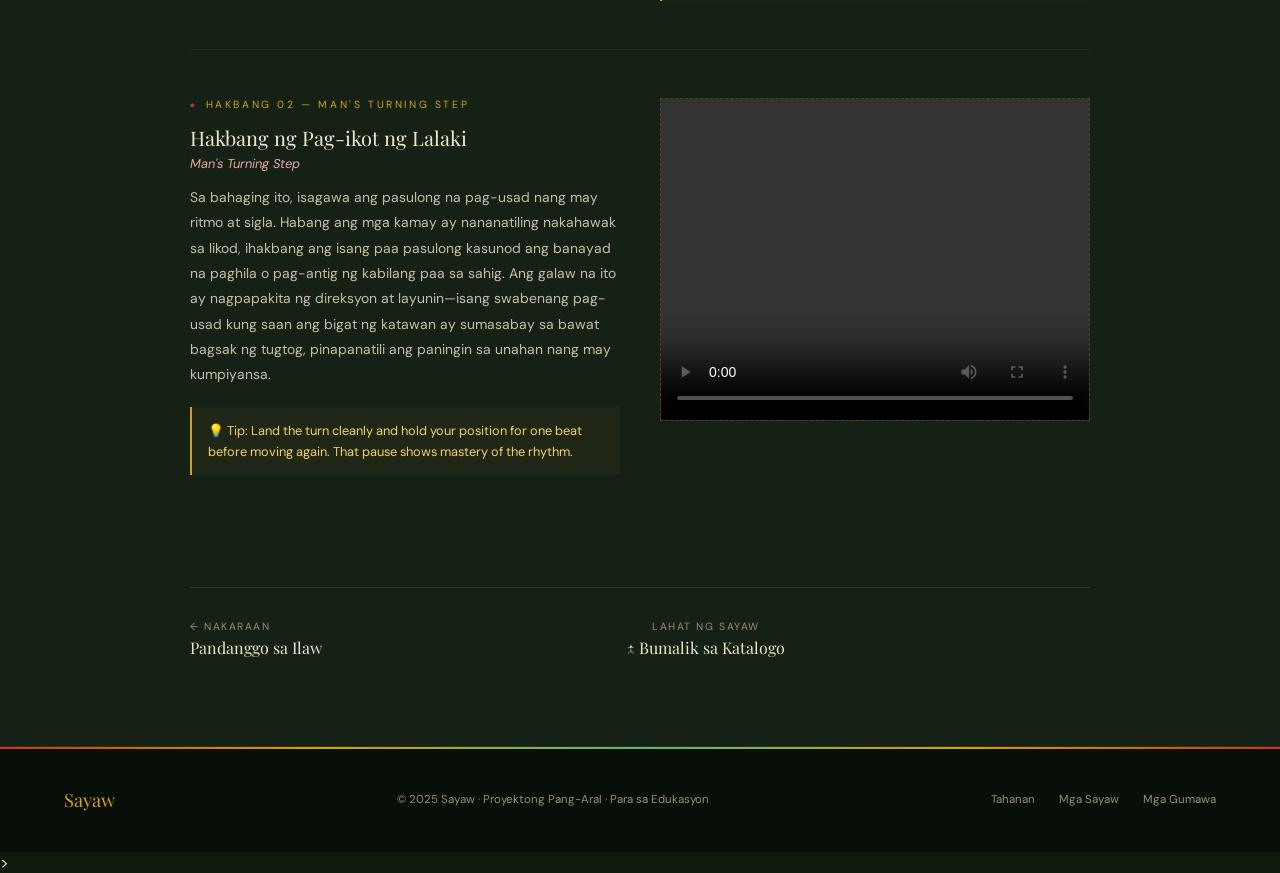
<file: Dances/Kuratsa.html>
<!DOCTYPE html>
<html lang="fil">
<head>
  <meta charset="UTF-8">
  <meta name="viewport" content="width=device-width, initial-scale=1.0">
  <title>Kuratsa — Sayaw</title>
  <link href="https://fonts.googleapis.com/css2?family=Playfair+Display:ital,wght@0,400;0,700;1,400&family=DM+Sans:wght@300;400;500;600&display=swap" rel="stylesheet">
  <link rel="stylesheet" href="../CSS/style.css">
</head>
<body>
<nav id="navbar">
  <a href="../index.html" class="logo">PATHFIT 03<span class="logo-tag">Final Project</span></a>
  <button class="hamburger" id="hamburger"><span></span><span></span><span></span></button>
  <ul id="navLinks">
    <li><a href="../index.html">Tahanan</a></li>
    <li><a href="../Dances.html" class="active">Mga Sayaw</a></li>
    <li><a href="../credits.html">Mga Gumawa</a></li>
  </ul>
</nav>

<div class="page-hero">
  <div class="page-hero-bg"></div>
  <div class="breadcrumb">
    <a href="../index.html">Tahanan</a><span class="sep">/</span>
    <a href="../Dances.html">Mga Sayaw</a><span class="sep">/</span>
    <span>Kuratsa</span>
  </div>
  <p class="page-hero-label">Sayaw ng Pagdiriwang · Celebration Dance</p>
  <h1>Ang <em>Kuratsa</em></h1>
  <p>Ang Kuratsa ay isang masiglang sayaw ng pagdiriwang mula sa Bohol. Ito ay isang mapaglarong timpalak ng panliligaw sa pagitan ng lalaki at babae — ang lalaki ay naghahabol, ang babae ay tumatanggi, at sa wakas ay nagtatagpo sila sa kasiyahan.</p>
</div>

<section style="background:var(--surface); padding-bottom:0;">
  
  <div class="dance-info-grid">
    <div class="info-box"><div class="info-box-label">Lugar ng Pinagmulan</div><div class="info-box-value">Bohol, Eastern Visayas</div></div>
    <div class="info-box"><div class="info-box-label">Sukat ng Musika</div><div class="info-box-value">2/4 oras</div></div>
    <div class="info-box"><div class="info-box-label">Bilis ng Musika</div><div class="info-box-value">Fast — Masigla at Masaya</div></div>
    <div class="info-box"><div class="info-box-label">Kasuotan</div><div class="info-box-value">Barong Tagalog / Camisa de Chino</div></div>
    <div class="info-box"><div class="info-box-label">Uri ng Sayaw</div><div class="info-box-value">Courtship / Festival Dance</div></div>
    <div class="info-box"><div class="info-box-label">Bilang ng Hakbang</div><div class="info-box-value">2 Hakbang</div></div>
  </div>
</section>

<section style="background:var(--surface);" class="weave-bg-fine">
  <div class="section-header">
    <span class="section-label">Hakbang sa Hakbang</span>
    <h2>Pagtuturo ng <em>Kuratsa</em></h2>
    <p class="section-sub">👔 Mga hakbang na ito ay para sa <strong>lalaki</strong> (2 hakbang). Panoorin ang video sa bawat hakbang para sa tamang galaw.</p>
  </div>
  <div class="steps-container">

    <div class="step-item ">
      <div class="step-media" id="media-0">
        <video controls preload="metadata">
          <source src="../assets/Dances/Kuratsa/k1.mp4" type="video/mp4">
        </video>
      </div>
      <div class="step-info">
        <div class="step-num">Hakbang 01 — Man's Pursuit Step</div>
        <div class="step-title">Hakbang ng Paghahabol ng Lalaki</div>
        <span class="step-title-ph">Man's Pursuit Step</span>
        <div class="step-desc">Simulan ang serye sa pamamagitan ng paglikha ng isang pormal na pag-ikot. Ipatong ang mga kamay sa likod ng baywang nang may kawastuhan upang bigyang-diin ang tindig ng dibdib. Humakbang paitaas at dahan-dahang iikot ang katawan sa kaliwa, dadaan sa likod, hanggang sa marating ang panibagong anggulo. Ang bawat hakbang ay dapat magaan ngunit may paninindigan, na tila sinusukat ang bawat pulgada ng lupang tinatapakan bago tuluyang huminto nang may katatagan.</div>
        <div class="step-tip">💡 Tip: The pursuit step should radiate confidence, not desperation. Move with purpose — each step says 'I am worth noticing.'</div>
      </div>
    </div>
    <div class="step-item reverse">
      <div class="step-media" id="media-1">
        <video controls preload="metadata">
          <source src="../assets/Dances/Kuratsa/k2.mp4" type="video/mp4">
        </video>
      </div>
      <div class="step-info">
        <div class="step-num">Hakbang 02 — Man's Turning Step</div>
        <div class="step-title">Hakbang ng Pag-ikot ng Lalaki</div>
        <span class="step-title-ph">Man's Turning Step</span>
        <div class="step-desc">Sa bahaging ito, isagawa ang pasulong na pag-usad nang may ritmo at sigla. Habang ang mga kamay ay nananatiling nakahawak sa likod, ihakbang ang isang paa pasulong kasunod ang banayad na paghila o pag-antig ng kabilang paa sa sahig. Ang galaw na ito ay nagpapakita ng direksyon at layunin—isang swabenang pag-usad kung saan ang bigat ng katawan ay sumasabay sa bawat bagsak ng tugtog, pinapanatili ang paningin sa unahan nang may kumpiyansa.</div>
        <div class="step-tip">💡 Tip: Land the turn cleanly and hold your position for one beat before moving again. That pause shows mastery of the rhythm.</div>
      </div>
    </div>
  </div>
  <div class="dance-nav">
    <div class="dance-nav-block">
        <div class="dance-nav-label">← Nakaraan</div>
        <a href="Dances/Pandanggo.html"><div class="dance-nav-title">Pandanggo sa Ilaw</div></a>
      </div>
    <div class="dance-nav-block dance-nav-center">
      <div class="dance-nav-label" style="text-align:center">Lahat ng Sayaw</div>
      <a href="../Dances.html"><div class="dance-nav-title" style="text-align:center">↑ Bumalik sa Katalogo</div></a>
    </div>
    <div></div>
  </div>
</section>

<footer>
  <div class="footer-logo">Sayaw</div>
  <div class="footer-copy">© 2025 Sayaw · Proyektong Pang-Aral · Para sa Edukasyon</div>
  <div class="footer-links">
    <a href="../index.html">Tahanan</a>
    <a href="../Dances.html">Mga Sayaw</a>
    <a href="../credits.html">Mga Gumawa</a>
  </div>
</footer>
<div class="toast" id="toast"></div>
<script src="../JS/Script.js"></script>
</body>
</html>>
</file>
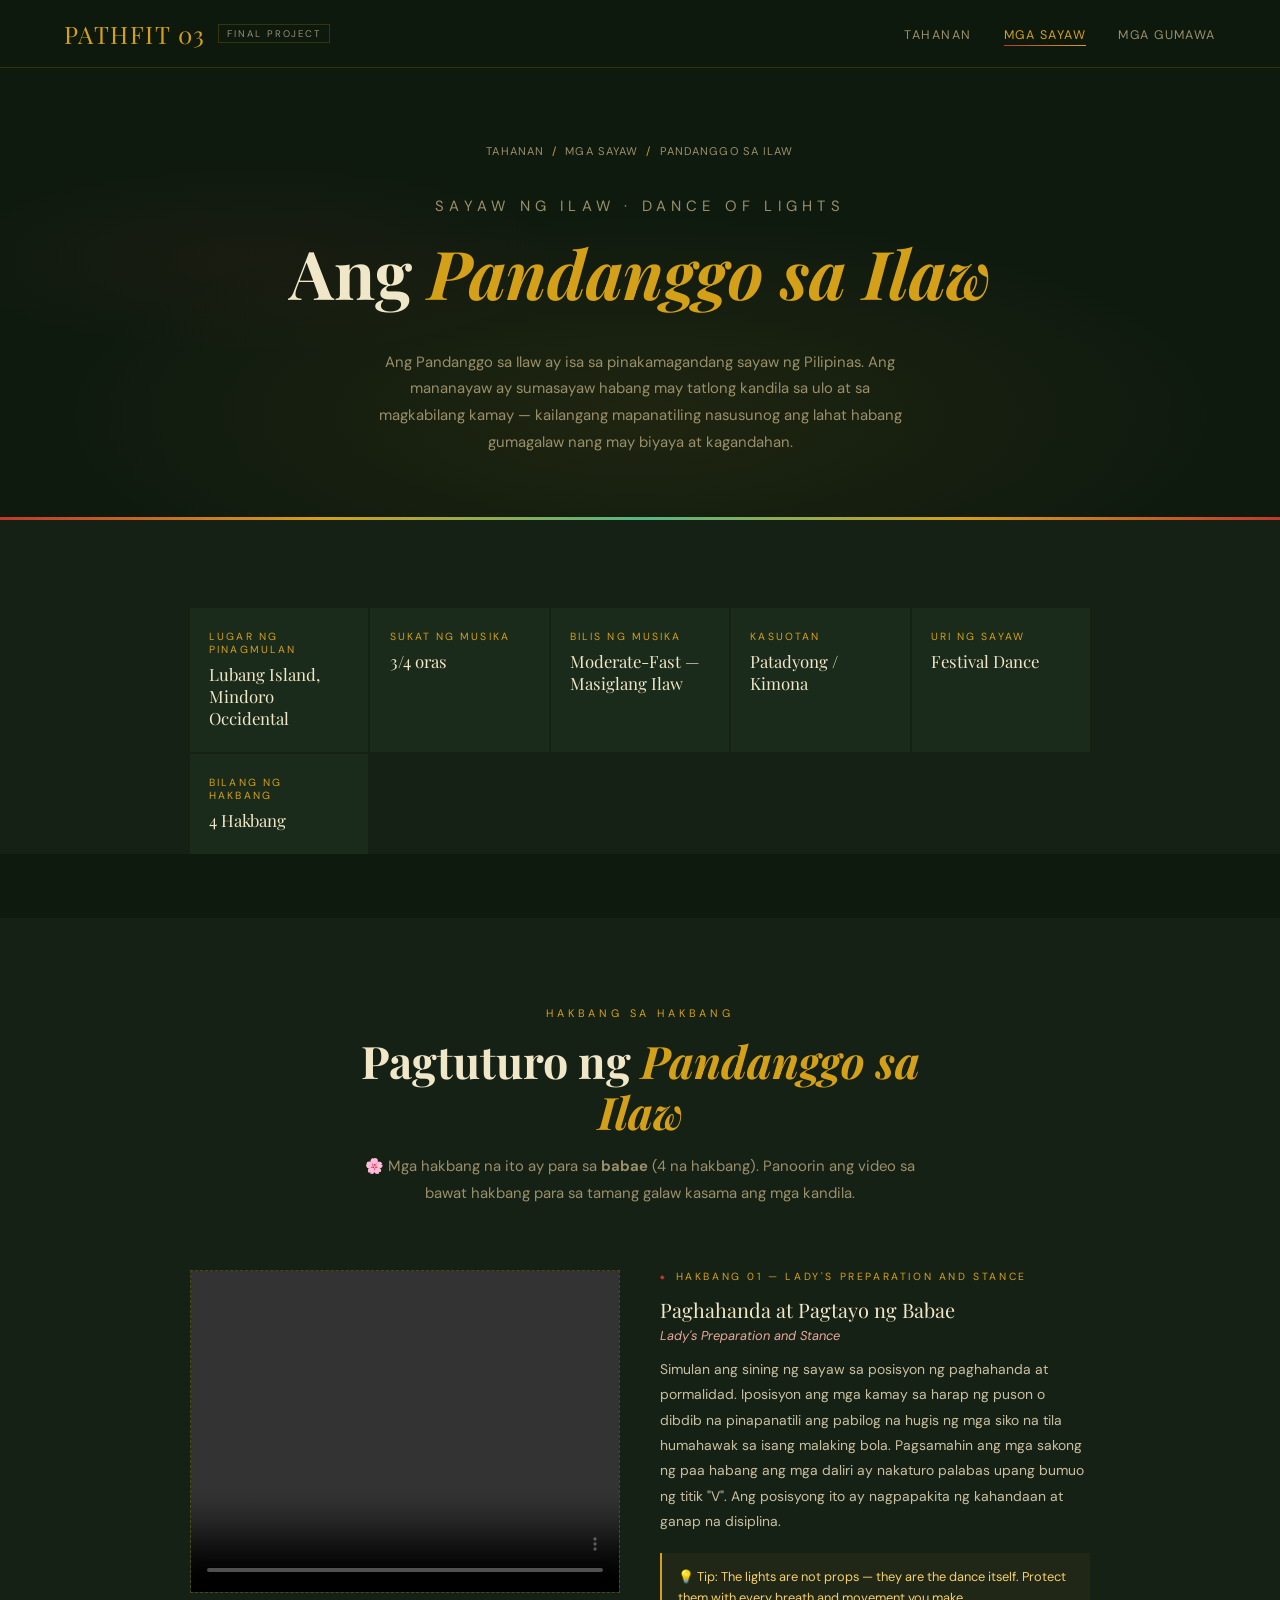
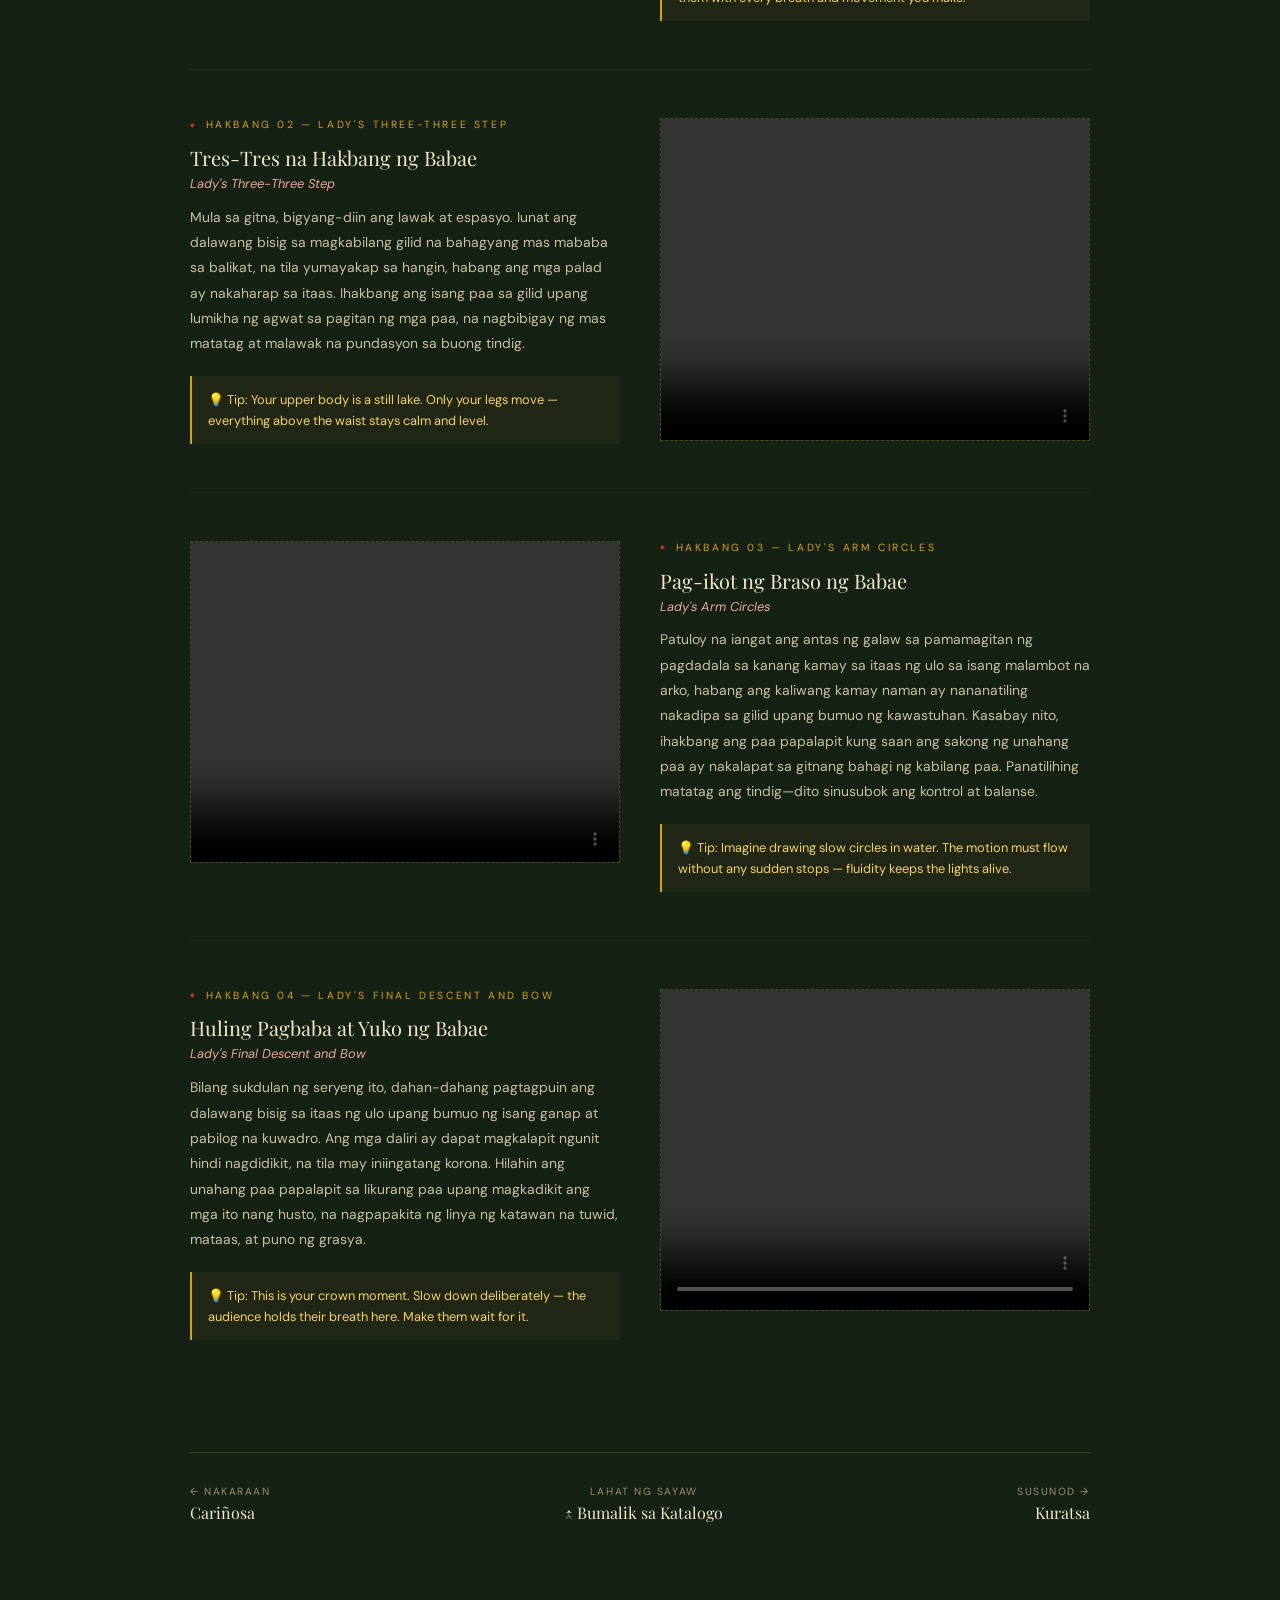
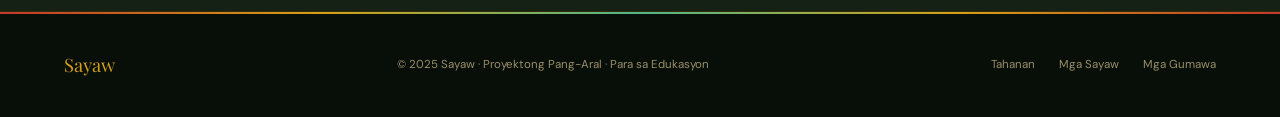
<file: Dances/Pandanggo.html>
<!DOCTYPE html>
<html lang="fil">
<head>
  <meta charset="UTF-8">
  <meta name="viewport" content="width=device-width, initial-scale=1.0">
  <title>Pandanggo sa Ilaw — Sayaw</title>
  <link href="https://fonts.googleapis.com/css2?family=Playfair+Display:ital,wght@0,400;0,700;1,400&family=DM+Sans:wght@300;400;500;600&display=swap" rel="stylesheet">
  <link rel="stylesheet" href="../CSS/style.css">
</head>
<body>
<nav id="navbar">
  <a href="../index.html" class="logo">PATHFIT 03<span class="logo-tag">Final Project</span></a>
  <button class="hamburger" id="hamburger"><span></span><span></span><span></span></button>
  <ul id="navLinks">
    <li><a href="../index.html">Tahanan</a></li>
    <li><a href="../Dances.html" class="active">Mga Sayaw</a></li>
    <li><a href="../credits.html">Mga Gumawa</a></li>
  </ul>
</nav>

<div class="page-hero">
  <div class="page-hero-bg"></div>
  <div class="breadcrumb">
    <a href="../index.html">Tahanan</a><span class="sep">/</span>
    <a href="/Dances.html">Mga Sayaw</a><span class="sep">/</span>
    <span>Pandanggo sa Ilaw</span>
  </div>
  <p class="page-hero-label">Sayaw ng Ilaw · Dance of Lights</p>
  <h1>Ang <em>Pandanggo sa Ilaw</em></h1>
  <p>Ang Pandanggo sa Ilaw ay isa sa pinakamagandang sayaw ng Pilipinas. Ang mananayaw ay sumasayaw habang may tatlong kandila sa ulo at sa magkabilang kamay — kailangang mapanatiling nasusunog ang lahat habang gumagalaw nang may biyaya at kagandahan.</p>
</div>

<section style="background:var(--surface); padding-bottom:0;">
  
  <div class="dance-info-grid">
    <div class="info-box"><div class="info-box-label">Lugar ng Pinagmulan</div><div class="info-box-value">Lubang Island, Mindoro Occidental</div></div>
    <div class="info-box"><div class="info-box-label">Sukat ng Musika</div><div class="info-box-value">3/4 oras</div></div>
    <div class="info-box"><div class="info-box-label">Bilis ng Musika</div><div class="info-box-value">Moderate-Fast — Masiglang Ilaw</div></div>
    <div class="info-box"><div class="info-box-label">Kasuotan</div><div class="info-box-value">Patadyong / Kimona</div></div>
    <div class="info-box"><div class="info-box-label">Uri ng Sayaw</div><div class="info-box-value">Festival Dance</div></div>
    <div class="info-box"><div class="info-box-label">Bilang ng Hakbang</div><div class="info-box-value">4 Hakbang</div></div>
  </div>
</section>

<section style="background:var(--surface);" class="weave-bg-fine">
  <div class="section-header">
    <span class="section-label">Hakbang sa Hakbang</span>
    <h2>Pagtuturo ng <em>Pandanggo sa Ilaw</em></h2>
    <p class="section-sub">🌸 Mga hakbang na ito ay para sa <strong>babae</strong> (4 na hakbang). Panoorin ang video sa bawat hakbang para sa tamang galaw kasama ang mga kandila.</p>
  </div>
  <div class="steps-container">

    <div class="step-item ">
      <div class="step-media" id="media-0">
        <video controls preload="metadata">
          <source src="../assets/Dances/Pandanggo/p4.mp4" type="video/mp4">
        </video>
      </div>
      <div class="step-info">
        <div class="step-num">Hakbang 01 — Lady's Preparation and Stance</div>
        <div class="step-title">Paghahanda at Pagtayo ng Babae</div>
        <span class="step-title-ph">Lady's Preparation and Stance</span>
        <div class="step-desc">Simulan ang sining ng sayaw sa posisyon ng paghahanda at pormalidad. Iposisyon ang mga kamay sa harap ng puson o dibdib na pinapanatili ang pabilog na hugis ng mga siko na tila humahawak sa isang malaking bola. Pagsamahin ang mga sakong ng paa habang ang mga daliri ay nakaturo palabas upang bumuo ng titik "V". Ang posisyong ito ay nagpapakita ng kahandaan at ganap na disiplina.</div>
        <div class="step-tip">💡 Tip: The lights are not props — they are the dance itself. Protect them with every breath and movement you make.</div>
      </div>
    </div>
    <div class="step-item reverse">
      <div class="step-media" id="media-1">
        <video controls preload="metadata">
          <source src="../assets/Dances/Pandanggo/p2.mp4" type="video/mp4">
        </video>
      </div>
      <div class="step-info">
        <div class="step-num">Hakbang 02 — Lady's Three-Three Step</div>
        <div class="step-title">Tres-Tres na Hakbang ng Babae</div>
        <span class="step-title-ph">Lady's Three-Three Step</span>
        <div class="step-desc">Mula sa gitna, bigyang-diin ang lawak at espasyo. Iunat ang dalawang bisig sa magkabilang gilid na bahagyang mas mababa sa balikat, na tila yumayakap sa hangin, habang ang mga palad ay nakaharap sa itaas. Ihakbang ang isang paa sa gilid upang lumikha ng agwat sa pagitan ng mga paa, na nagbibigay ng mas matatag at malawak na pundasyon sa buong tindig.</div>
        <div class="step-tip">💡 Tip: Your upper body is a still lake. Only your legs move — everything above the waist stays calm and level.</div>
      </div>
    </div>
    <div class="step-item ">
      <div class="step-media" id="media-2">
        <video controls preload="metadata">
          <source src="../assets/Dances/Pandanggo/p1.mp4" type="video/mp4">
        </video>
      </div>
      <div class="step-info">
        <div class="step-num">Hakbang 03 — Lady's Arm Circles</div>
        <div class="step-title">Pag-ikot ng Braso ng Babae</div>
        <span class="step-title-ph">Lady's Arm Circles</span>
        <div class="step-desc">Patuloy na iangat ang antas ng galaw sa pamamagitan ng pagdadala sa kanang kamay sa itaas ng ulo sa isang malambot na arko, habang ang kaliwang kamay naman ay nananatiling nakadipa sa gilid upang bumuo ng kawastuhan. Kasabay nito, ihakbang ang paa papalapit kung saan ang sakong ng unahang paa ay nakalapat sa gitnang bahagi ng kabilang paa. Panatilihing matatag ang tindig—dito sinusubok ang kontrol at balanse.</div>
        <div class="step-tip">💡 Tip: Imagine drawing slow circles in water. The motion must flow without any sudden stops — fluidity keeps the lights alive.</div>
      </div>
    </div>
    <div class="step-item reverse">
      <div class="step-media" id="media-3">
        <video controls preload="metadata">
          <source src="../assets/Dances/Pandanggo/p3.mp4" type="video/mp4">
        </video>
      </div>
      <div class="step-info">
        <div class="step-num">Hakbang 04 — Lady's Final Descent and Bow</div>
        <div class="step-title">Huling Pagbaba at Yuko ng Babae</div>
        <span class="step-title-ph">Lady's Final Descent and Bow</span>
        <div class="step-desc">Bilang sukdulan ng seryeng ito, dahan-dahang pagtagpuin ang dalawang bisig sa itaas ng ulo upang bumuo ng isang ganap at pabilog na kuwadro. Ang mga daliri ay dapat magkalapit ngunit hindi nagdidikit, na tila may iniingatang korona. Hilahin ang unahang paa papalapit sa likurang paa upang magkadikit ang mga ito nang husto, na nagpapakita ng linya ng katawan na tuwid, mataas, at puno ng grasya.</div>
        <div class="step-tip">💡 Tip: This is your crown moment. Slow down deliberately — the audience holds their breath here. Make them wait for it.</div>
      </div>
    </div>
  </div>
  <div class="dance-nav">
    <div class="dance-nav-block">
        <div class="dance-nav-label">← Nakaraan</div>
        <a href="Dances/Carinosa.html"><div class="dance-nav-title">Cariñosa</div></a>
      </div>
    <div class="dance-nav-block dance-nav-center">
      <div class="dance-nav-label" style="text-align:center">Lahat ng Sayaw</div>
      <a href="../Dances.html"><div class="dance-nav-title" style="text-align:center">↑ Bumalik sa Katalogo</div></a>
    </div>
    <div class="dance-nav-block right">
        <div class="dance-nav-label">Susunod →</div>
        <a href="Dances/Kuratsa.html"><div class="dance-nav-title">Kuratsa</div></a>
      </div>
  </div>
</section>

<footer>
  <div class="footer-logo">Sayaw</div>
  <div class="footer-copy">© 2025 Sayaw · Proyektong Pang-Aral · Para sa Edukasyon</div>
  <div class="footer-links">
    <a href="../index.html">Tahanan</a>
    <a href="../Dances.html">Mga Sayaw</a>
    <a href="../credits.html">Mga Gumawa</a>
  </div>
</footer>
<div class="toast" id="toast"></div>
<script src="../JS/Script.js"></script>
</body>
</html>
</file>
<file: CSS/style.css>
/* ========================================
  made MC.CO - SY.2025-2026
   ======================================== */


@import url('https://fonts.googleapis.com/css2?family=Playfair+Display:ital,wght@0,400;0,700;1,400&family=DM+Sans:wght@300;400;500;600&display=swap');


:root {

  --red:          #C0392B;
  --red-dark:     #922B21;
  --red-light:    #E8A89C;
  --gold:         #D4A017;
  --gold-light:   #F5D06A;
  --gold-dark:    #8B6914;
  --green:        #1B4332;
  --green-mid:    #2D6A4F;
  --green-light:  #52B788;
  --cream:        #FDF6E3;
  --ivory:        #FAF3DC;
  --brown:        #5C3D1E;
  --brown-light:  #8B5E3C;


  --bg:           #0F1A0F;
  --surface:      #162116;
  --surface-mid:  #1E2E1E;
  --surface-light:#263526;
  --card:         #1B2B1B;
  --card-hover:   #223022;


  --text:         #F0E6C8;
  --text-muted:   #9A8F6A;
  --text-body:    #C8BFA0;
  --text-dim:     #5A5440;

  --border:       rgba(212, 160, 23, 0.2);
  --border-gold:  rgba(212, 160, 23, 0.5);
  --border-red:   rgba(192, 57, 43, 0.3);


  --weave-a:      rgba(212, 160, 23, 0.06);
  --weave-b:      rgba(192, 57, 43, 0.04);
}


*, *::before, *::after { margin: 0; padding: 0; box-sizing: border-box; }
html { scroll-behavior: smooth; }
body {
  font-family: 'DM Sans', sans-serif;
  background: var(--bg);
  color: var(--text);
  overflow-x: hidden;
}


.weave-bg {
  background-image:
    repeating-linear-gradient(
      0deg,
      var(--weave-a) 0px, var(--weave-a) 1px,
      transparent 1px, transparent 12px
    ),
    repeating-linear-gradient(
      90deg,
      var(--weave-b) 0px, var(--weave-b) 1px,
      transparent 1px, transparent 12px
    );
}

.weave-bg-fine {
  background-image:
    repeating-linear-gradient(
      45deg,
      var(--weave-a) 0px, var(--weave-a) 1px,
      transparent 1px, transparent 8px
    ),
    repeating-linear-gradient(
      -45deg,
      var(--weave-b) 0px, var(--weave-b) 1px,
      transparent 1px, transparent 8px
    );
}




.folk-divider {
  display: flex;
  align-items: center;
  gap: 1rem;
  margin: 1.5rem 0;
}
.folk-divider::before,
.folk-divider::after {
  content: '';
  flex: 1;
  height: 1px;
  background: linear-gradient(to right, transparent, var(--gold-dark), transparent);
}
.folk-divider span {
  color: var(--gold);
  font-size: 1rem;
  letter-spacing: 0.2em;
}


.ornament {
  display: inline-block;
  width: 6px; height: 6px;
  background: var(--gold);
  transform: rotate(45deg);
  margin: 0 0.5rem;
  vertical-align: middle;
}


.border-accent-top {
  border-top: 3px solid;
  border-image: linear-gradient(to right, var(--red), var(--gold), var(--green-light)) 1;
}

#navbar {
  position: fixed;
  top: 0; left: 0; right: 0;
  z-index: 100;
  display: flex;
  align-items: center;
  justify-content: space-between;
  padding: 1.1rem 4rem;
  background: rgba(15, 26, 15, 0.94);
  backdrop-filter: blur(16px);
  -webkit-backdrop-filter: blur(16px);
  border-bottom: 1px solid var(--border);
  transition: padding 0.3s;
}
#navbar.scrolled { padding: 0.7rem 4rem; }

.logo {
  font-family: 'Playfair Display', serif;
  font-size: 1.5rem;
  letter-spacing: 0.06em;
  color: var(--gold);
  text-decoration: none;
  display: flex;
  align-items: center;
  gap: 0.5rem;
}
.logo-tag {
  font-family: 'DM Sans', sans-serif;
  font-size: 0.6rem;
  letter-spacing: 0.2em;
  text-transform: uppercase;
  color: var(--text-muted);
  border: 0.5px solid var(--border);
  padding: 0.15rem 0.5rem;
  margin-left: 0.3rem;
  vertical-align: middle;
}

#navLinks { list-style: none; display: flex; gap: 2rem; align-items: center; }
#navLinks a {
  text-decoration: none;
  color: var(--text-muted);
  font-size: 0.78rem;
  letter-spacing: 0.12em;
  text-transform: uppercase;
  transition: color 0.2s;
  position: relative;
  padding-bottom: 3px;
}
#navLinks a::after {
  content: '';
  position: absolute;
  bottom: 0; left: 0;
  width: 0; height: 1.5px;
  background: linear-gradient(to right, var(--red), var(--gold));
  transition: width 0.25s;
}
#navLinks a:hover, #navLinks a.active { color: var(--gold); }
#navLinks a:hover::after, #navLinks a.active::after { width: 100%; }


.hamburger {
  display: none;
  flex-direction: column;
  gap: 5px;
  background: none; border: none;
  cursor: pointer; padding: 4px;
}
.hamburger span {
  display: block; width: 22px; height: 1.5px;
  background: var(--text); transition: all 0.3s;
}
.hamburger.open span:nth-child(1) { transform: translateY(6.5px) rotate(45deg); }
.hamburger.open span:nth-child(2) { opacity: 0; }
.hamburger.open span:nth-child(3) { transform: translateY(-6.5px) rotate(-45deg); }


section { padding: 5.5rem 4rem; }

.section-label {
  display: flex;
  align-items: center;
  gap: 0.6rem;
  font-size: 0.68rem;
  letter-spacing: 0.35em;
  text-transform: uppercase;
  color: var(--gold);
  margin-bottom: 1rem;
}
.section-label::before {
  content: '';
  display: inline-block;
  width: 18px; height: 1.5px;
  background: linear-gradient(to right, var(--red), var(--gold));
}

h2 {
  font-family: 'Playfair Display', serif;
  font-size: clamp(1.8rem, 4vw, 2.8rem);
  line-height: 1.12;
  margin-bottom: 1rem;
}
h2 em { font-style: italic; color: var(--gold); }

.section-sub { font-size: 0.93rem; color: var(--text-muted); line-height: 1.8; }
.section-header { max-width: 580px; margin: 0 auto 4rem; text-align: center; }
.section-header .section-label { justify-content: center; }
.section-header .section-label::before { display: none; }


.page-hero {
  min-height: 42vh;
  display: flex; flex-direction: column;
  align-items: center; justify-content: center;
  text-align: center;
  padding: 9rem 2rem 4rem;
  position: relative; overflow: hidden;
}
.page-hero-bg {
  position: absolute; inset: 0;
  background:
    radial-gradient(ellipse 70% 60% at 50% 80%, rgba(212,160,23,0.08) 0%, transparent 65%),
    radial-gradient(ellipse 40% 30% at 20% 50%, rgba(192,57,43,0.06) 0%, transparent 60%);
  pointer-events: none;
}


.page-hero::before {
  content: '';
  position: absolute;
  bottom: 0; left: 0; right: 0;
  height: 3px;
  background: linear-gradient(to right, var(--red), var(--gold), var(--green-light), var(--gold), var(--red));
}

.breadcrumb {
  display: flex; gap: 0.5rem; align-items: center;
  font-size: 0.7rem; letter-spacing: 0.1em; text-transform: uppercase;
  color: var(--text-muted); margin-bottom: 1.2rem; position: relative;
}
.breadcrumb a { color: var(--text-muted); text-decoration: none; transition: color 0.2s; }
.breadcrumb a:hover { color: var(--gold); }
.breadcrumb .sep { color: var(--gold); }

.page-hero-label {
  font-size: 0.7rem; letter-spacing: 0.35em; text-transform: uppercase;
  color: var(--gold); margin-bottom: 1rem; position: relative;
}

.page-hero h1 {
  font-family: 'Playfair Display', serif;
  font-size: clamp(2.4rem, 6vw, 4.2rem);
  line-height: 1.08; position: relative;
}
.page-hero h1 em { font-style: italic; color: var(--gold); }
.page-hero > p {
  font-size: 0.93rem; color: var(--text-muted);
  max-width: 540px; line-height: 1.8;
  margin-top: 1rem; position: relative;
}


.btn-primary {
  background: var(--red);
  color: var(--cream);
  padding: 0.9rem 2.4rem;
  border: none; cursor: pointer;
  font-family: 'DM Sans', sans-serif;
  font-size: 0.85rem; font-weight: 500;
  letter-spacing: 0.1em; text-transform: uppercase;
  text-decoration: none; display: inline-block;
  transition: background 0.2s, transform 0.15s;
  position: relative; overflow: hidden;
}
.btn-primary::after {
  content: '';
  position: absolute; inset: 0;
  background: linear-gradient(135deg, rgba(255,255,255,0.1) 0%, transparent 60%);
}
.btn-primary:hover { background: var(--red-dark); transform: translateY(-2px); }

.btn-outline {
  background: transparent;
  color: var(--text);
  padding: 0.9rem 2.4rem;
  border: 1px solid rgba(212,160,23,0.4); cursor: pointer;
  font-family: 'DM Sans', sans-serif; font-size: 0.85rem;
  letter-spacing: 0.1em; text-transform: uppercase;
  text-decoration: none; display: inline-block; transition: all 0.2s;
}
.btn-outline:hover { border-color: var(--gold); color: var(--gold); transform: translateY(-2px); }

.btn-gold {
  background: var(--gold);
  color: var(--bg);
  padding: 0.9rem 2.4rem;
  border: none; cursor: pointer;
  font-family: 'DM Sans', sans-serif;
  font-size: 0.85rem; font-weight: 600;
  letter-spacing: 0.1em; text-transform: uppercase;
  text-decoration: none; display: inline-block;
  transition: background 0.2s, transform 0.15s;
}
.btn-gold:hover { background: var(--gold-light); transform: translateY(-2px); }


#home-hero {
  min-height: 100vh;
  display: flex; flex-direction: column;
  align-items: center; justify-content: center;
  text-align: center;
  position: relative;
  padding: 7rem 2rem 5rem;
  overflow: hidden;
}


.hero-bg-layer {
  position: absolute; inset: 0; pointer-events: none;
  background:
    radial-gradient(ellipse 90% 70% at 50% 60%, rgba(212,160,23,0.07) 0%, transparent 65%),
    radial-gradient(ellipse 50% 40% at 15% 30%, rgba(192,57,43,0.08) 0%, transparent 60%),
    radial-gradient(ellipse 40% 35% at 85% 70%, rgba(27,67,50,0.15) 0%, transparent 60%);
}
.hero-weave {
  position: absolute; inset: 0; pointer-events: none;
  background-image:
    repeating-linear-gradient(0deg, var(--weave-a) 0, var(--weave-a) 1px, transparent 1px, transparent 14px),
    repeating-linear-gradient(90deg, var(--weave-b) 0, var(--weave-b) 1px, transparent 1px, transparent 14px);
}


.hero-corner {
  position: absolute;
  width: 120px; height: 120px;
  border-color: var(--border-gold);
  border-style: solid;
  opacity: 0.4;
}
.hero-corner.tl { top: 5rem; left: 3rem; border-width: 1px 0 0 1px; }
.hero-corner.tr { top: 5rem; right: 3rem; border-width: 1px 1px 0 0; }
.hero-corner.bl { bottom: 3rem; left: 3rem; border-width: 0 0 1px 1px; }
.hero-corner.br { bottom: 3rem; right: 3rem; border-width: 0 1px 1px 0; }


.hero-ring {
  position: absolute; border-radius: 50%;
  border: 1px solid var(--border);
  top: 50%; left: 50%;
}
.ring-1 { width: 550px; height: 550px; transform: translate(-50%,-50%); animation: spin-slow 50s linear infinite; border-color: rgba(212,160,23,0.07); }
.ring-2 { width: 800px; height: 800px; transform: translate(-50%,-50%); animation: spin-slow 80s linear infinite reverse; border-color: rgba(192,57,43,0.05); }

@keyframes spin-slow {
  from { transform: translate(-50%,-50%) rotate(0deg); }
  to   { transform: translate(-50%,-50%) rotate(360deg); }
}

.hero-tag {
  font-size: 0.7rem; letter-spacing: 0.4em; text-transform: uppercase;
  color: var(--gold); margin-bottom: 1.5rem; position: relative;
  display: flex; align-items: center; gap: 0.8rem; justify-content: center;
}
.hero-tag::before, .hero-tag::after {
  content: '◆';
  font-size: 0.4rem; color: var(--red);
}

h1 {
  font-family: 'Playfair Display', serif;
  font-size: clamp(2.8rem, 8vw, 5.8rem);
  line-height: 1.04;
  margin-bottom: 1.5rem;
  position: relative;
}
h1 em { font-style: italic; color: var(--gold); }


.hero-subtitle-ph {
  font-size: 0.8rem; letter-spacing: 0.2em; text-transform: uppercase;
  color: var(--red-light); margin-bottom: 0.5rem; position: relative;
  font-style: italic;
}

.hero-sub {
  font-size: 1rem; color: var(--text-muted);
  max-width: 520px; line-height: 1.8;
  margin-bottom: 3rem; position: relative;
}
.hero-btns { display: flex; gap: 1rem; flex-wrap: wrap; justify-content: center; position: relative; }

.hero-scroll {
  position: absolute; bottom: 2.5rem; left: 50%; transform: translateX(-50%);
  display: flex; flex-direction: column; align-items: center; gap: 0.5rem;
  color: var(--text-muted); font-size: 0.65rem; letter-spacing: 0.3em; text-transform: uppercase;
  animation: bounce-scroll 2.2s ease-in-out infinite;
}
.scroll-line { width: 1px; height: 36px; background: linear-gradient(to bottom, var(--gold), transparent); }
@keyframes bounce-scroll {
  0%,100% { transform: translateX(-50%) translateY(0); }
  50%      { transform: translateX(-50%) translateY(7px); }
}


.quick-dances {
  display: grid;
  grid-template-columns: repeat(3, 1fr);
  gap: 2px;
  max-width: 960px;
  margin: 0 auto;
}
.quick-card {
  background: var(--card);
  padding: 2.2rem 1.8rem;
  text-decoration: none; color: inherit;
  position: relative; overflow: hidden;
  transition: background 0.25s;
  border-bottom: 2px solid transparent;
}
.quick-card:hover { background: var(--card-hover); border-bottom-color: var(--gold); }
.quick-card::before {
  content: '';
  position: absolute; top: 0; left: 0; right: 0; height: 2px;
  background: linear-gradient(to right, var(--red), var(--gold));
  transform: scaleX(0); transform-origin: left; transition: transform 0.3s;
}
.quick-card:hover::before { transform: scaleX(1); }
.quick-card-num { font-size: 0.65rem; letter-spacing: 0.2em; color: var(--gold); margin-bottom: 0.9rem; }
.quick-card-name { font-family: 'Playfair Display', serif; font-size: 1.3rem; margin-bottom: 0.35rem; }
.quick-card-ph { font-style: italic; font-size: 0.8rem; color: var(--red-light); margin-bottom: 0.5rem; }
.quick-card-tag { font-size: 0.73rem; color: var(--text-muted); }
.quick-card-arrow {
  position: absolute; bottom: 1.5rem; right: 1.5rem;
  color: var(--gold); font-size: 1rem; transition: transform 0.2s;
}
.quick-card:hover .quick-card-arrow { transform: translate(3px,-3px); }


.dance-cards {
  display: grid;
  grid-template-columns: repeat(auto-fit, minmax(300px, 1fr));
  gap: 2px; max-width: 1200px; margin: 0 auto;
}
.dance-card {
  background: var(--card); padding: 2.5rem 2rem;
  position: relative; overflow: hidden;
  text-decoration: none; color: inherit;
  display: block; transition: background 0.25s;
}
.dance-card::after {
  content: ''; position: absolute; top: 0; left: 0;
  width: 3px; height: 100%;
  background: linear-gradient(to bottom, var(--red), var(--gold));
  transform: scaleY(0); transform-origin: top; transition: transform 0.35s;
}
.dance-card:hover { background: var(--card-hover); }
.dance-card:hover::after { transform: scaleY(1); }

.dance-number { font-size: 0.65rem; letter-spacing: 0.2em; color: var(--gold); margin-bottom: 1.2rem; }
.dance-name { font-family: 'Playfair Display', serif; font-size: 1.5rem; margin-bottom: 0.2rem; }
.dance-name-ph { font-style: italic; font-size: 0.85rem; color: var(--red-light); margin-bottom: 0.3rem; }
.dance-region { font-size: 0.75rem; color: var(--text-muted); margin-bottom: 1rem; letter-spacing: 0.05em; }
.dance-desc { font-size: 0.87rem; color: var(--text-body); line-height: 1.78; margin-bottom: 1.5rem; }
.dance-tags { display: flex; gap: 0.5rem; flex-wrap: wrap; margin-bottom: 1.2rem; }
.tag {
  font-size: 0.65rem; letter-spacing: 0.1em; text-transform: uppercase;
  padding: 0.25rem 0.7rem;
  border: 0.5px solid var(--border); color: var(--gold);
}
.tag.red { border-color: var(--border-red); color: var(--red-light); }
.dance-link {
  display: inline-flex; align-items: center; gap: 0.4rem;
  font-size: 0.75rem; letter-spacing: 0.12em; text-transform: uppercase; color: var(--gold);
}
.dance-link::after { content: '→'; transition: transform 0.2s; }
.dance-card:hover .dance-link::after { transform: translateX(5px); }


.dance-tabs { display: flex; gap: 0.5rem; justify-content: center; flex-wrap: wrap; margin-bottom: 3rem; }
.tab-btn {
  background: transparent;
  border: 1px solid var(--border);
  color: var(--text-muted); padding: 0.5rem 1.3rem;
  font-family: 'DM Sans', sans-serif; font-size: 0.75rem;
  letter-spacing: 0.12em; text-transform: uppercase;
  cursor: pointer; transition: all 0.2s;
}
.tab-btn:hover, .tab-btn.active { background: var(--red); color: var(--cream); border-color: var(--red); }


.dance-info-grid {
  display: grid;
  grid-template-columns: repeat(auto-fit, minmax(160px, 1fr));
  gap: 2px; max-width: 900px; margin: 0 auto 4rem;
}
.info-box { background: var(--card); padding: 1.4rem 1.2rem; }
.info-box-label {
  font-size: 0.65rem; letter-spacing: 0.2em; text-transform: uppercase;
  color: var(--gold); margin-bottom: 0.5rem;
}
.info-box-value { font-family: 'Playfair Display', serif; font-size: 1.05rem; line-height: 1.3; }


.steps-container { max-width: 900px; margin: 0 auto; }

.step-item {
  display: grid; grid-template-columns: 1fr 1fr;
  gap: 2.5rem; margin-bottom: 3rem; padding-bottom: 3rem;
  border-bottom: 1px solid rgba(212,160,23,0.07); align-items: start;
}
.step-item:last-child { border-bottom: none; margin-bottom: 0; }
.step-item.reverse { direction: rtl; }
.step-item.reverse > * { direction: ltr; }

.step-media {
  aspect-ratio: 4/3; background: var(--card);
  border: 1.5px dashed rgba(212,160,23,0.25);
  display: flex; flex-direction: column;
  align-items: center; justify-content: center;
  gap: 0.75rem; cursor: pointer;
  position: relative; overflow: hidden;
  transition: border-color 0.2s, background 0.2s;
}
.step-media:hover { border-color: var(--gold); background: #1a2a1a; }
.step-media input[type="file"] {
  position: absolute; inset: 0; opacity: 0; cursor: pointer; width: 100%; height: 100%;
}
.upload-icon { font-size: 1.8rem; pointer-events: none; }
.upload-text { font-size: 0.8rem; color: var(--text-muted); text-align: center; line-height: 1.5; pointer-events: none; }
.upload-hint { font-size: 0.65rem; color: var(--text-dim); pointer-events: none; }
.step-media img, .step-media video {
  position: absolute; inset: 0; width: 100%; height: 100%; object-fit: cover;
}

.step-num {
  font-size: 0.65rem; letter-spacing: 0.25em; text-transform: uppercase;
  color: var(--gold); margin-bottom: 0.8rem;
  display: flex; align-items: center; gap: 0.5rem;
}
.step-num::before { content: '◆'; font-size: 0.4rem; color: var(--red); }

.step-title { font-family: 'Playfair Display', serif; font-size: 1.25rem; margin-bottom: 0.25rem; }
.step-title-ph { font-style: italic; font-size: 0.8rem; color: var(--red-light); margin-bottom: 0.8rem; display: block; }
.step-desc { font-size: 0.87rem; color: var(--text-body); line-height: 1.82; margin-bottom: 1.2rem; }
.step-tip {
  background: rgba(212,160,23,0.05);
  border-left: 2px solid var(--gold);
  padding: 0.8rem 1rem;
  font-size: 0.8rem; color: var(--gold-light); line-height: 1.65;
}


.dance-nav {
  display: flex; justify-content: space-between; align-items: center;
  max-width: 900px; margin: 4rem auto 0; padding-top: 2rem;
  border-top: 1px solid var(--border); flex-wrap: wrap; gap: 1.5rem;
}
.dance-nav-block { display: flex; flex-direction: column; gap: 0.25rem; }
.dance-nav-block.right { text-align: right; }
.dance-nav-label { font-size: 0.65rem; color: var(--text-muted); letter-spacing: 0.15em; text-transform: uppercase; }
.dance-nav-title { font-family: 'Playfair Display', serif; font-size: 1rem; color: var(--text); }
.dance-nav a { text-decoration: none; transition: color 0.2s; }
.dance-nav a:hover .dance-nav-title { color: var(--gold); }
.dance-nav-center { text-align: center; }


.credits-hero-stats {
  display: flex; gap: 3rem; justify-content: center;
  margin-top: 2.5rem; flex-wrap: wrap;
}
.credits-stat { text-align: center; }
.credits-stat-num {
  font-family: 'Playfair Display', serif;
  font-size: 2.4rem; color: var(--gold); line-height: 1;
}
.credits-stat-label {
  font-size: 0.68rem; color: var(--text-muted);
  margin-top: 0.3rem; letter-spacing: 0.1em; text-transform: uppercase;
}

.role-group { margin-bottom: 4rem; }
.role-group:last-child { margin-bottom: 0; }

.role-header { margin-bottom: 2rem; }
.role-title {
  font-family: 'Playfair Display', serif;
  font-size: 1.35rem; margin-bottom: 0.4rem;
  display: flex; align-items: center; gap: 0.8rem;
}
.role-title .role-icon { font-size: 1.1rem; }
.role-title::after { content: ''; flex: 1; height: 0.5px; background: var(--border); }
.role-count { font-size: 0.7rem; color: var(--text-muted); letter-spacing: 0.1em; }
.role-subtitle { font-size: 0.8rem; color: var(--text-muted); margin-top: 0.3rem; }

.credits-grid {
  display: grid;
  grid-template-columns: repeat(auto-fill, minmax(190px, 1fr));
  gap: 2px;
}

.credit-card {
  background: var(--card); padding: 1.5rem 1.2rem;
  position: relative; overflow: hidden; transition: background 0.2s;
}
.credit-card:hover { background: var(--card-hover); }
.credit-card::before {
  content: ''; position: absolute; top: 0; left: 0; right: 0; height: 2px;
  background: linear-gradient(to right, var(--red), var(--gold));
  transform: scaleX(0); transform-origin: left; transition: transform 0.3s;
}
.credit-card:hover::before { transform: scaleX(1); }


.credit-card.lead {
  border: 1px solid rgba(212,160,23,0.3);
  background: linear-gradient(135deg, var(--card) 60%, rgba(212,160,23,0.05));
}
.credit-card.lead::before { background: linear-gradient(to right, var(--gold), var(--gold-light)); }

.credit-avatar {
  width: 44px; height: 44px; border-radius: 50%;
  background: rgba(212,160,23,0.1);
  border: 1px solid var(--border);
  display: flex; align-items: center; justify-content: center;
  font-family: 'Playfair Display', serif; font-size: 0.9rem; color: var(--gold);
  margin-bottom: 0.9rem;
}
.credit-card.lead .credit-avatar {
  background: rgba(212,160,23,0.15); border-color: var(--border-gold); width: 50px; height: 50px;
}

.credit-name { font-size: 0.9rem; font-weight: 500; margin-bottom: 0.2rem; }
.credit-role { font-size: 0.72rem; color: var(--gold); }
.credit-detail { font-size: 0.68rem; color: var(--text-dim); margin-top: 0.25rem; }


.acknowledgement {
  max-width: 680px; margin: 4rem auto 0;
  text-align: center; padding: 2.5rem;
  border: 1px solid var(--border);
  background: linear-gradient(135deg, rgba(212,160,23,0.03), transparent);
  position: relative;
}
.acknowledgement::before {
  content: '';
  position: absolute; top: 0; left: 0; right: 0; height: 2px;
  background: linear-gradient(to right, var(--red), var(--gold), var(--green-light));
}
.acknowledgement-quote {
  font-family: 'Playfair Display', serif;
  font-size: 1.15rem; font-style: italic;
  color: var(--gold); margin-bottom: 0.5rem; line-height: 1.5;
}
.acknowledgement-attr { font-size: 0.72rem; color: var(--text-muted); margin-bottom: 1.5rem; }
.acknowledgement-body { font-size: 0.88rem; color: var(--text-body); line-height: 1.8; }


.home-about {
  display: grid; grid-template-columns: 1fr 1fr;
  gap: 5rem; align-items: center;
}
.about-img-placeholder {
  aspect-ratio: 4/3; background: var(--card);
  border: 1.5px dashed var(--border);
  display: flex; flex-direction: column;
  align-items: center; justify-content: center;
  gap: 0.6rem; font-size: 0.8rem; color: var(--text-muted);
  position: relative; overflow: hidden;
}
.about-img-placeholder::before {
  content: '';
  position: absolute; top: 0; left: 0; right: 0; height: 2px;
  background: linear-gradient(to right, var(--red), var(--gold));
}
.about-img-placeholder span:first-child { font-size: 2.5rem; }
.about-text { font-size: 0.92rem; color: var(--text-body); line-height: 1.82; margin-bottom: 1rem; }


.province-badge {
  display: inline-flex; align-items: center; gap: 0.4rem;
  font-size: 0.7rem; letter-spacing: 0.1em; text-transform: uppercase;
  color: var(--red-light); border: 0.5px solid var(--border-red);
  padding: 0.2rem 0.6rem; margin-bottom: 1rem;
}
.province-badge::before { content: '📍'; font-size: 0.7rem; }


footer {
  background: #080E08;
  padding: 2.5rem 4rem;
  display: flex; align-items: center; justify-content: space-between;
  border-top: 1px solid var(--border); flex-wrap: wrap; gap: 1rem;
  position: relative;
}
footer::before {
  content: '';
  position: absolute; top: 0; left: 0; right: 0; height: 2px;
  background: linear-gradient(to right, var(--red), var(--gold), var(--green-light), var(--gold), var(--red));
}
.footer-logo { font-family: 'Playfair Display', serif; font-size: 1.15rem; color: var(--gold); }
.footer-copy { font-size: 0.72rem; color: var(--text-muted); }
.footer-links { display: flex; gap: 1.5rem; flex-wrap: wrap; }
.footer-links a { font-size: 0.72rem; color: var(--text-muted); text-decoration: none; transition: color 0.2s; }
.footer-links a:hover { color: var(--gold); }


.toast {
  position: fixed; bottom: 2rem; right: 2rem; z-index: 200;
  background: var(--gold); color: var(--bg);
  padding: 0.7rem 1.2rem; font-size: 0.8rem; font-weight: 500;
  opacity: 0; transform: translateY(10px);
  transition: opacity 0.3s, transform 0.3s; pointer-events: none;
}
.toast.show { opacity: 1; transform: translateY(0); }


@media (max-width: 960px) {
  #navbar { padding: 1rem 1.5rem; }
  #navbar.scrolled { padding: 0.75rem 1.5rem; }
  .hamburger { display: flex; }
  #navLinks {
    display: none; position: absolute; top: 100%; left: 0; right: 0;
    background: rgba(10,18,10,0.98); flex-direction: column; gap: 0; padding: 0.5rem 0;
    border-top: 1px solid var(--border);
  }
  #navLinks.open { display: flex; }
  #navLinks li a { display: block; padding: 0.9rem 1.5rem; }
  section { padding: 3.5rem 1.5rem; }
  .step-item { grid-template-columns: 1fr; }
  .step-item.reverse { direction: ltr; }
  .home-about { grid-template-columns: 1fr; gap: 2.5rem; }
  .quick-dances { grid-template-columns: 1fr 1fr; }
  footer { flex-direction: column; text-align: center; padding: 2rem 1.5rem; }
  .footer-links { justify-content: center; }
  .hero-corner { display: none; }
}
@media (max-width: 560px) {
  .quick-dances { grid-template-columns: 1fr; }
  .credits-grid { grid-template-columns: 1fr 1fr; }
  .dance-cards { grid-template-columns: 1fr; }
}
</file>
